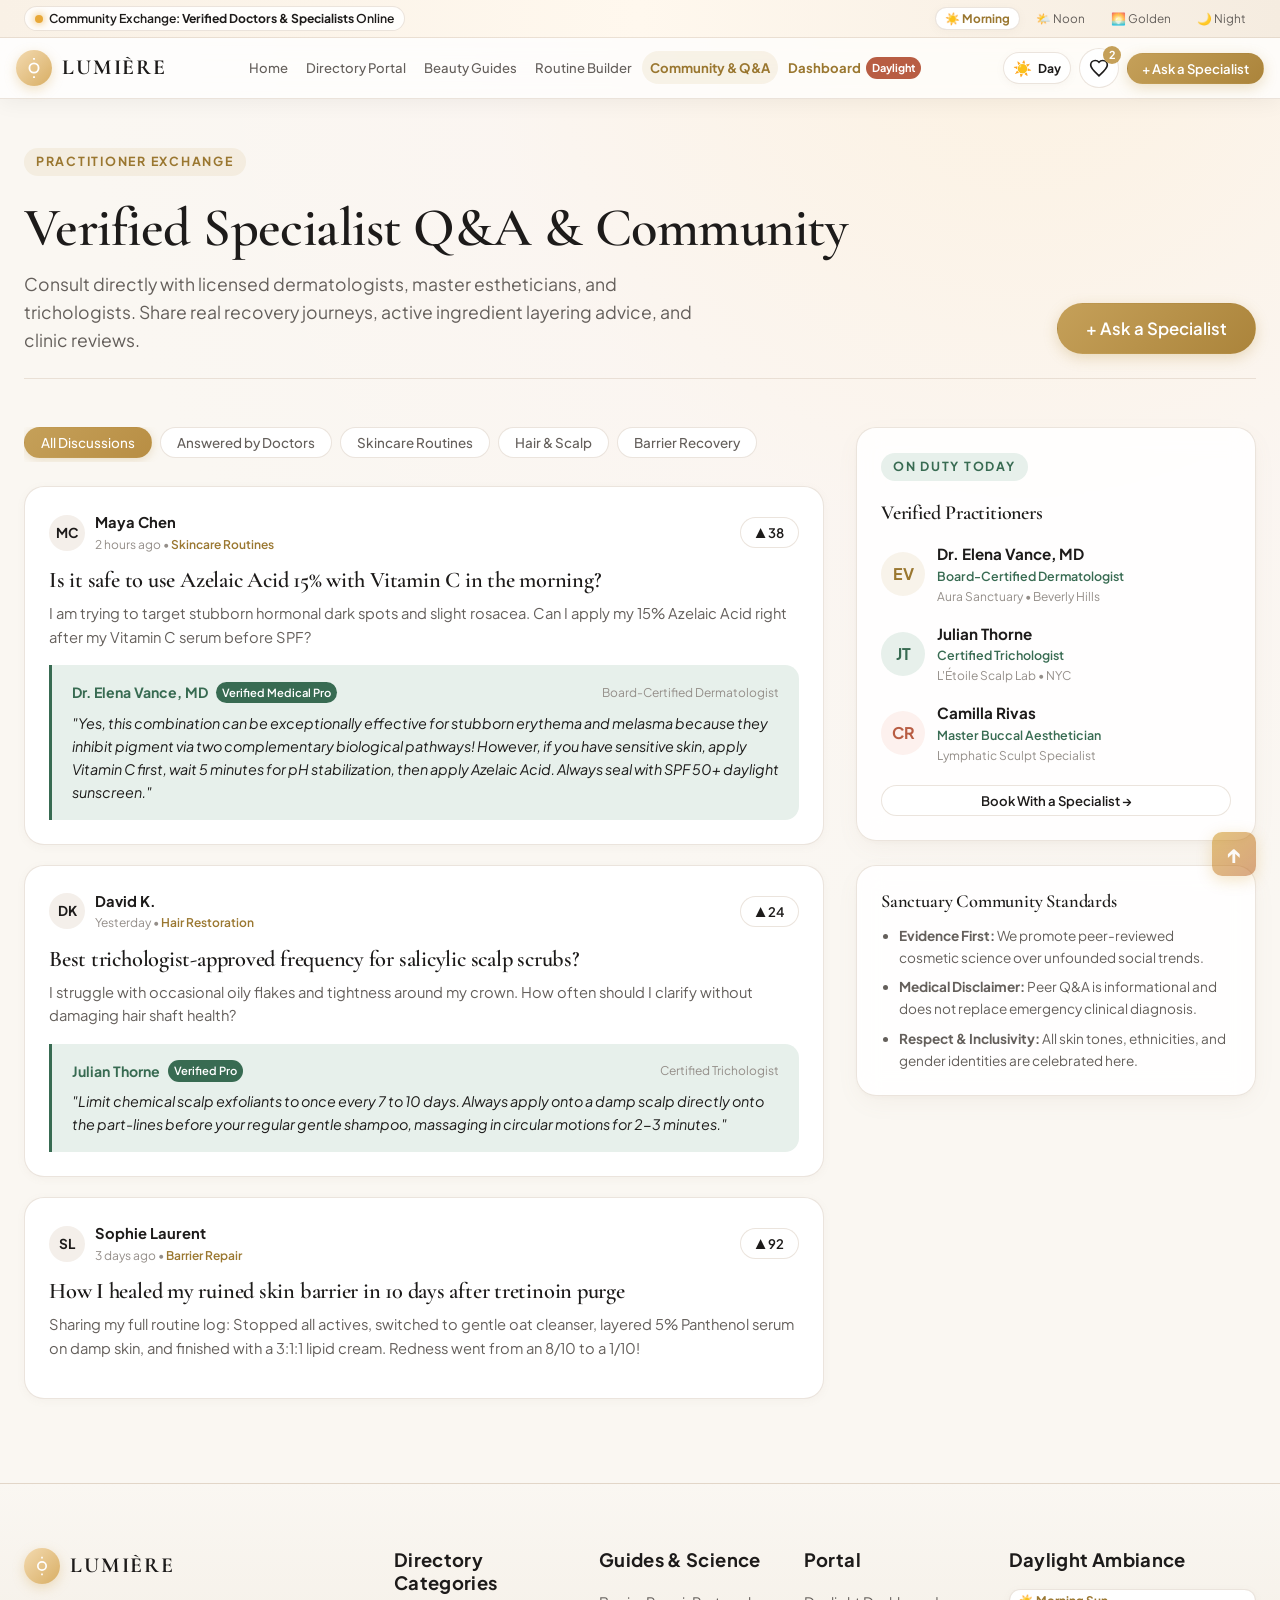
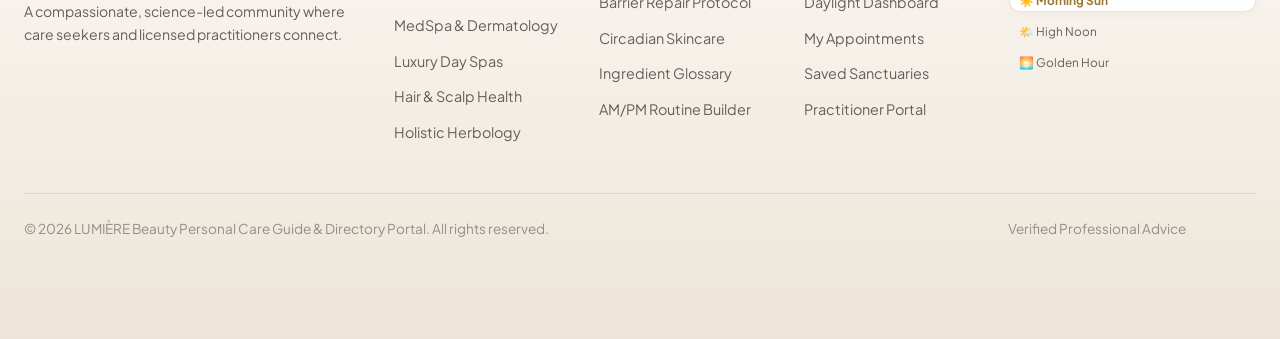
<file: community.html>
<!DOCTYPE html>
<html lang="en" data-daylight="morning-sun">
<head>
  <meta charset="UTF-8">
  <meta name="viewport" content="width=device-width, initial-scale=1.0">
  <title>Community & Specialist Q&A | Verified Dermatologist Advice - LUMIÈRE</title>
  <meta name="description" content="Engage with board-certified dermatologists, licensed estheticians, and trichologists. Ask clinical skincare questions and read real client routine transformations.">
  <link rel="icon" type="image/svg+xml" href="assets/images/favicon.svg">
  <link rel="stylesheet" href="css/style.css">
</head>
<body data-page="community">

  <!-- Sticky Header Container (Viewport Sticky) -->
  <div class="sticky-header-wrapper">
  <!-- Daylight Top Ambience Bar (Strict Straight Line) -->
  <div class="top-daylight-bar">
    <div class="daylight-info-group">
      <div class="daylight-status-pill">
        <span class="sun-dot"></span>
        <span>Community Exchange: <strong>Verified Doctors & Specialists</strong> Online</span>
      </div>
    </div>
    <div class="daylight-mode-switcher">
      <button class="theme-btn active" data-mode="morning-sun" title="Morning Sun Glow">☀️ Morning</button>
      <button class="theme-btn" data-mode="high-noon" title="High Noon Clarity">🌤️ Noon</button>
      <button class="theme-btn" data-mode="golden-hour" title="Golden Hour Warmth">🌅 Golden</button>
      <button class="theme-btn" data-mode="night" title="Night Cellular Recovery Mode">🌙 Night</button>
    </div>
  </div>

  <!-- Header -->
  <header class="site-header">
    <div class="header-inner">
      <a href="index.html" class="brand-logo">
        <div class="brand-icon">
          <svg width="22" height="22" viewBox="0 0 24 24" fill="none" stroke="currentColor" stroke-width="2">
            <circle cx="12" cy="12" r="5"/>
            <line x1="12" y1="1" x2="12" y2="3"/>
            <line x1="12" y1="21" x2="12" y2="23"/>
          </svg>
        </div>
        <div class="brand-text">
          <span class="title">LUMIÈRE</span>
          <span class="tagline">BEAUTY & PERSONAL CARE</span>
        </div>
      </a>

      <nav class="main-nav" aria-label="Main Navigation">
        <a href="index.html" class="nav-link">Home</a>
        <a href="directory.html" class="nav-link">Directory Portal</a>
        <a href="guides.html" class="nav-link">Beauty Guides</a>
        <a href="routine-builder.html" class="nav-link">Routine Builder</a>
        <a href="community.html" class="nav-link active">Community & Q&A</a>
        <a href="dashboard.html" class="nav-link" style="color: var(--gold-dark); font-weight: 700;">
          Dashboard
          <span class="nav-badge">Daylight</span>
        </a>
      </nav>

      <div class="header-actions">
        <button class="day-night-toggle-btn" id="header-day-night-btn" aria-label="Toggle Day / Night Mode">
          <span class="toggle-icon">☀️</span>
          <span>Day</span>
        </button>
        <a href="dashboard.html" class="btn-icon" title="Saved Sanctuaries">
          <svg width="20" height="20" fill="none" stroke="currentColor" stroke-width="2" viewBox="0 0 24 24">
            <path d="M12 21.35l-1.45-1.32C5.4 15.36 2 12.28 2 8.5 2 5.42 4.42 3 7.5 3c1.74 0 3.41.81 4.5 2.09C13.09 3.81 14.76 3 16.5 3 19.58 3 22 5.42 22 8.5c0 3.78-3.4 6.86-8.55 11.54L12 21.35z"/>
          </svg>
          <span class="count-pill bookmark-count-badge">2</span>
        </a>
        <button class="btn btn-primary btn-sm" onclick="openModal('ask-specialist-modal')">+ Ask a Specialist</button>
        <button class="mobile-menu-btn" id="mobile-menu-btn" aria-label="Open Navigation Menu">☰</button>
      </div>
    </div>

    <!-- Mobile Navigation Drawer -->
    <div class="mobile-nav-drawer" id="mobile-nav-drawer">
      <div class="mobile-nav-links">
        <a href="index.html" class="mobile-nav-link">Home</a>
        <a href="directory.html" class="mobile-nav-link">Directory Portal</a>
        <a href="guides.html" class="mobile-nav-link">Beauty Guides</a>
        <a href="routine-builder.html" class="mobile-nav-link">Routine Builder</a>
        <a href="community.html" class="mobile-nav-link active">Community & Q&A</a>
        <a href="dashboard.html" class="mobile-nav-link" style="color: var(--gold-dark); font-weight: 700;">Daylight Dashboard</a>
      </div>
      <div class="mobile-drawer-actions">
        <div class="mobile-drawer-tools-row">
          <button class="day-night-toggle-btn" aria-label="Toggle Day / Night Mode">
            <span class="toggle-icon">☀️</span>
            <span>Day</span>
          </button>
          <a href="dashboard.html" class="mobile-saved-pill" title="Saved Sanctuaries">
            <svg width="18" height="18" fill="none" stroke="currentColor" stroke-width="2" viewBox="0 0 24 24">
              <path d="M12 21.35l-1.45-1.32C5.4 15.36 2 12.28 2 8.5 2 5.42 4.42 3 7.5 3c1.74 0 3.41.81 4.5 2.09C13.09 3.81 14.76 3 16.5 3 19.58 3 22 5.42 22 8.5c0 3.78-3.4 6.86-8.55 11.54L12 21.35z"/>
            </svg>
            <span>Saved (<strong class="bookmark-count-badge">2</strong>)</span>
          </a>
        </div>
        <a href="routine-builder.html" class="btn btn-primary mobile-drawer-cta">Build Routine &rarr;</a>
      </div>
    </div>
  </header>
  </div>

  <!-- Page Header -->
  <section class="section-tight" style="padding-bottom: 24px;">
    <div class="container">
      <div style="display: flex; justify-content: space-between; align-items: flex-end; flex-wrap: wrap; gap: 20px; border-bottom: 1px solid var(--border-light); padding-bottom: 24px;">
        <div>
          <span class="section-tag">Practitioner Exchange</span>
          <h1 style="margin-top: 6px;">Verified Specialist Q&A & Community</h1>
          <p style="color: var(--text-muted); font-size: 1.1rem; max-width: 680px; margin-top: 8px;">
            Consult directly with licensed dermatologists, master estheticians, and trichologists. Share real recovery journeys, active ingredient layering advice, and clinic reviews.
          </p>
        </div>

        <button class="btn btn-primary btn-lg" onclick="openModal('ask-specialist-modal')">
          + Ask a Specialist
        </button>
      </div>
    </div>
  </section>

  <!-- Community Layout: Feed + Sidebar -->
  <section style="padding: 24px 0 64px 0;">
    <div class="container">
      <div class="community-layout">
        
        <!-- Main Feed -->
        <div>
          <div style="display: flex; gap: 8px; margin-bottom: 24px; overflow-x: auto; padding-bottom: 4px;">
            <button class="category-pill active">All Discussions</button>
            <button class="category-pill">Answered by Doctors</button>
            <button class="category-pill">Skincare Routines</button>
            <button class="category-pill">Hair & Scalp</button>
            <button class="category-pill">Barrier Recovery</button>
          </div>

          <div id="community-threads-list">
            <!-- Rendered by js/app.js -->
          </div>
        </div>

        <!-- Sidebar: Specialists On Duty & Guidelines -->
        <div>
          <!-- Featured Specialists On Duty Card -->
          <div class="card" style="padding: 24px; margin-bottom: 24px;">
            <span class="section-tag" style="background: var(--sage-light); color: var(--sage-primary);">On Duty Today</span>
            <h3 style="font-size: 1.25rem; margin: 8px 0 16px 0;">Verified Practitioners</h3>
            
            <div style="display: flex; flex-direction: column; gap: 16px;">
              <div style="display: flex; align-items: center; gap: 12px;">
                <div style="width: 44px; height: 44px; border-radius: 50%; background: var(--gold-soft); color: var(--gold-dark); display: flex; align-items: center; justify-content: center; font-weight: 700;">
                  EV
                </div>
                <div>
                  <div style="font-weight: 700; font-size: 0.95rem;">Dr. Elena Vance, MD</div>
                  <div style="font-size: 0.78rem; color: var(--sage-primary); font-weight: 600;">Board-Certified Dermatologist</div>
                  <div style="font-size: 0.75rem; color: var(--text-subtle);">Aura Sanctuary &bull; Beverly Hills</div>
                </div>
              </div>

              <div style="display: flex; align-items: center; gap: 12px;">
                <div style="width: 44px; height: 44px; border-radius: 50%; background: var(--sage-light); color: var(--sage-primary); display: flex; align-items: center; justify-content: center; font-weight: 700;">
                  JT
                </div>
                <div>
                  <div style="font-weight: 700; font-size: 0.95rem;">Julian Thorne</div>
                  <div style="font-size: 0.78rem; color: var(--sage-primary); font-weight: 600;">Certified Trichologist</div>
                  <div style="font-size: 0.75rem; color: var(--text-subtle);">L'Étoile Scalp Lab &bull; NYC</div>
                </div>
              </div>

              <div style="display: flex; align-items: center; gap: 12px;">
                <div style="width: 44px; height: 44px; border-radius: 50%; background: var(--rose-soft); color: var(--terracotta); display: flex; align-items: center; justify-content: center; font-weight: 700;">
                  CR
                </div>
                <div>
                  <div style="font-weight: 700; font-size: 0.95rem;">Camilla Rivas</div>
                  <div style="font-size: 0.78rem; color: var(--sage-primary); font-weight: 600;">Master Buccal Aesthetician</div>
                  <div style="font-size: 0.75rem; color: var(--text-subtle);">Lymphatic Sculpt Specialist</div>
                </div>
              </div>
            </div>

            <button class="btn btn-secondary btn-sm" style="width: 100%; margin-top: 20px;" onclick="window.location.href='directory.html'">
              Book With a Specialist &rarr;
            </button>
          </div>

          <!-- Community Guidelines Card -->
          <div class="card" style="padding: 24px;">
            <h4 style="font-size: 1.15rem; margin-bottom: 12px;">Sanctuary Community Standards</h4>
            <ul style="font-size: 0.85rem; color: var(--text-muted); padding-left: 18px; line-height: 1.6;">
              <li style="margin-bottom: 8px;"><strong>Evidence First:</strong> We promote peer-reviewed cosmetic science over unfounded social trends.</li>
              <li style="margin-bottom: 8px;"><strong>Medical Disclaimer:</strong> Peer Q&A is informational and does not replace emergency clinical diagnosis.</li>
              <li><strong>Respect & Inclusivity:</strong> All skin tones, ethnicities, and gender identities are celebrated here.</li>
            </ul>
          </div>
        </div>

      </div>
    </div>
  </section>

  <!-- Universal Footer -->
  <footer class="site-footer">
    <div class="container">
      <div class="footer-grid">
        <div class="footer-col">
          <div class="brand-logo" style="margin-bottom: 16px;">
            <div class="brand-icon">
              <svg width="20" height="20" viewBox="0 0 24 24" fill="none" stroke="currentColor" stroke-width="2">
                <circle cx="12" cy="12" r="5"/>
                <line x1="12" y1="1" x2="12" y2="3"/>
                <line x1="12" y1="21" x2="12" y2="23"/>
              </svg>
            </div>
            <div class="brand-text">
              <span class="title">LUMIÈRE</span>
              <span class="tagline">BEAUTY & PERSONAL CARE</span>
            </div>
          </div>
          <p style="font-size: 0.88rem; color: var(--text-muted); line-height: 1.6;">
            A compassionate, science-led community where care seekers and licensed practitioners connect.
          </p>
        </div>

        <div class="footer-col">
          <h4>Directory Categories</h4>
          <ul class="footer-links">
            <li><a href="directory.html?category=MedSpa+%26+Dermatology">MedSpa & Dermatology</a></li>
            <li><a href="directory.html?category=Luxury+Day+Spa">Luxury Day Spas</a></li>
            <li><a href="directory.html?category=Hair+%26+Scalp">Hair & Scalp Health</a></li>
            <li><a href="directory.html?category=Holistic+Skincare">Holistic Herbology</a></li>
          </ul>
        </div>

        <div class="footer-col">
          <h4>Guides & Science</h4>
          <ul class="footer-links">
            <li><a href="guides.html">Barrier Repair Protocol</a></li>
            <li><a href="guides.html">Circadian Skincare</a></li>
            <li><a href="guides.html">Ingredient Glossary</a></li>
            <li><a href="routine-builder.html">AM/PM Routine Builder</a></li>
          </ul>
        </div>

        <div class="footer-col">
          <h4>Portal</h4>
          <ul class="footer-links">
            <li><a href="dashboard.html">Daylight Dashboard</a></li>
            <li><a href="dashboard.html">My Appointments</a></li>
            <li><a href="dashboard.html">Saved Sanctuaries</a></li>
            <li><a href="dashboard.html#provider">Practitioner Portal</a></li>
          </ul>
        </div>

        <div class="footer-col">
          <h4>Daylight Ambiance</h4>
          <div style="display: flex; flex-direction: column; gap: 8px;">
            <button class="theme-btn" data-mode="morning-sun" style="width: 100%; justify-content: flex-start;">☀️ Morning Sun</button>
            <button class="theme-btn" data-mode="high-noon" style="width: 100%; justify-content: flex-start;">🌤️ High Noon</button>
            <button class="theme-btn" data-mode="golden-hour" style="width: 100%; justify-content: flex-start;">🌅 Golden Hour</button>
          </div>
        </div>
      </div>

      <div class="footer-bottom">
        <div>&copy; 2026 LUMIÈRE Beauty Personal Care Guide & Directory Portal. All rights reserved.</div>
        <div>Verified Professional Advice</div>
      </div>
    </div>
  </footer>

  <!-- Ask a Specialist Modal -->
  <div class="modal-overlay" id="ask-specialist-modal">
    <div class="modal-sheet">
      <div class="modal-header">
        <div>
          <span style="font-size: 0.78rem; font-weight: 700; color: var(--gold-dark); text-transform: uppercase;">Clinical Consultation</span>
          <h3 style="font-size: 1.6rem; margin-top: 2px;">Submit Question to Verified Specialists</h3>
        </div>
        <button class="modal-close-btn">&times;</button>
      </div>
      <div class="modal-body">
        <form id="ask-specialist-form">
          <div class="form-group">
            <label for="q-topic">Topic & Category</label>
            <select id="q-topic" required>
              <option value="Skincare Science">Skincare Science & Barrier Repair</option>
              <option value="Hair & Scalp">Hair & Scalp Trichology</option>
              <option value="Active Ingredients">Active Ingredient Incompatibilities</option>
              <option value="Clinic Treatments">In-Clinic Aesthetic Treatments</option>
              <option value="Sensitive Skin">Eczema & Rosacea Calming</option>
            </select>
          </div>

          <div class="form-group">
            <label for="q-title">Question Summary</label>
            <input type="text" id="q-title" placeholder="e.g. Can I use 15% Azelaic Acid with Vitamin C?" required>
          </div>

          <div class="form-group">
            <label for="q-body">Detailed Context (Current skin type, products used, symptoms)</label>
            <textarea id="q-body" rows="4" placeholder="Describe your skin condition and what you have tried so far..." required></textarea>
          </div>

          <div style="display: flex; justify-content: flex-end; gap: 12px; margin-top: 24px;">
            <button type="button" class="btn btn-secondary" onclick="closeModal('ask-specialist-modal')">Cancel</button>
            <button type="submit" class="btn btn-primary">Post Question to Board</button>
          </div>
        </form>
      </div>
    </div>
  </div>

  <div id="toast-container" class="toast-container"></div>

  <!-- Floating Back to Top Button -->
  <button class="floating-back-to-top" id="floating-back-to-top" title="Back to top">↑</button>

  <!-- Scripts -->
  <script src="js/data.js"></script>
  <script src="js/app.js"></script>
</body>
</html>
</file>
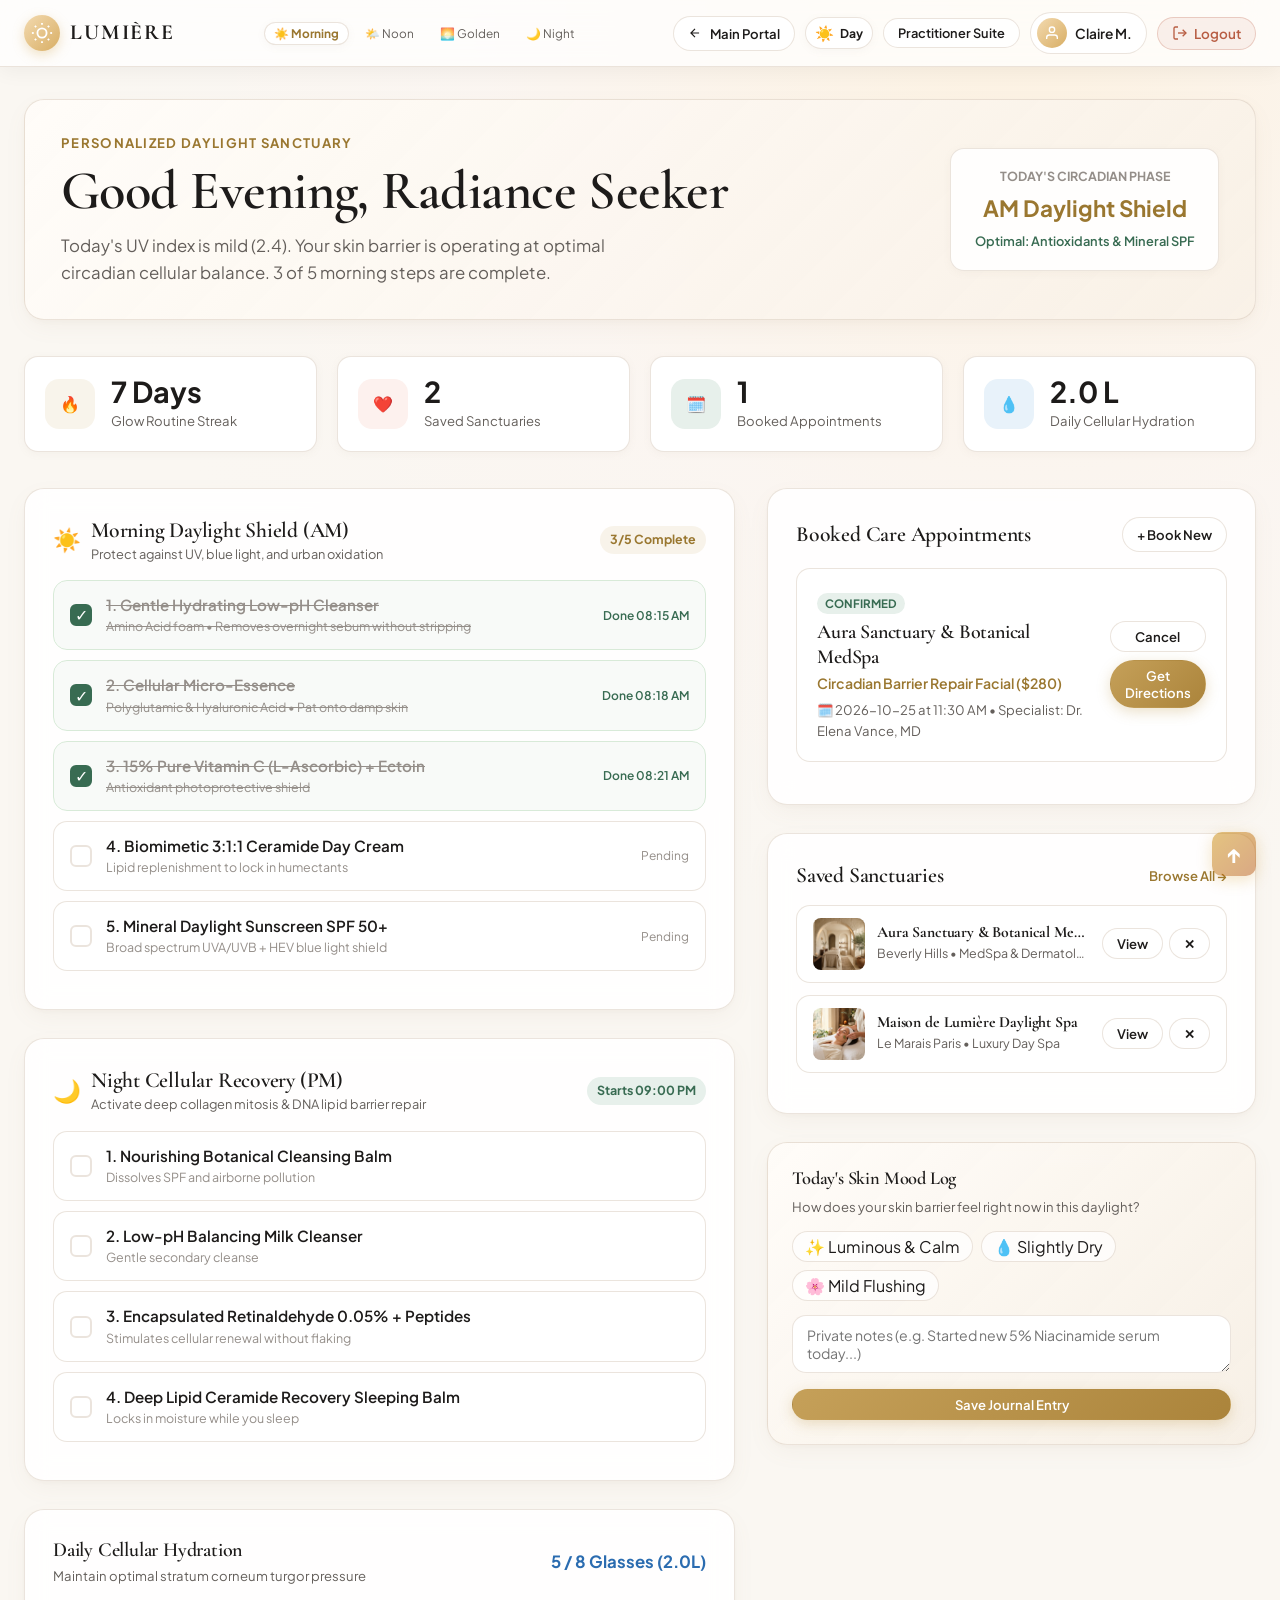
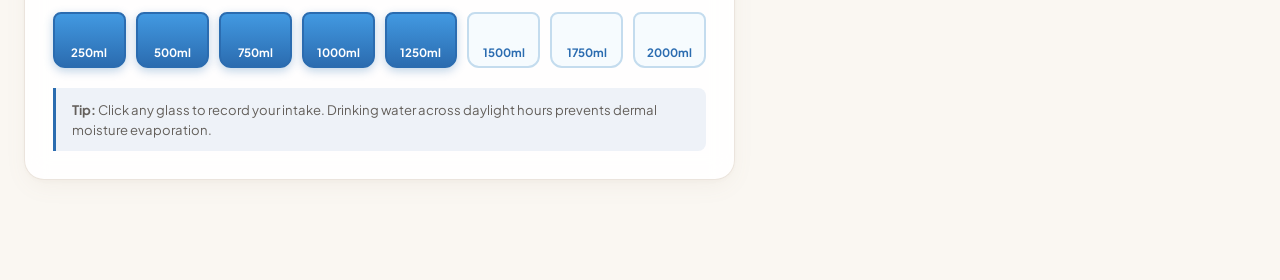
<file: dashboard.html>
<!DOCTYPE html>
<html lang="en" data-daylight="morning-sun">
<head>
  <meta charset="UTF-8">
  <meta name="viewport" content="width=device-width, initial-scale=1.0">
  <title>Daylight Sanctuary Dashboard | Care Tracker & Bookings - LUMIÈRE</title>
  <meta name="description" content="Manage your circadian beauty streak, track daily AM & PM active steps, view booked salon appointments, and manage saved beauty sanctuaries.">
  <link rel="icon" type="image/svg+xml" href="assets/images/favicon.svg">
  <link rel="stylesheet" href="css/style.css">
</head>
<body data-page="dashboard">



  <!-- Dedicated Dashboard Top Navigation Bar with Profile and Logout Icons -->
  <header class="dashboard-header">
    <div class="dashboard-header-inner">
      <a href="index.html" class="brand-logo" id="dash-brand-logo">
        <div class="brand-icon">
          <svg width="22" height="22" viewBox="0 0 24 24" fill="none" stroke="currentColor" stroke-width="2">
            <circle cx="12" cy="12" r="5"/>
            <line x1="12" y1="1" x2="12" y2="3"/>
            <line x1="12" y1="21" x2="12" y2="23"/>
            <line x1="4.22" y1="4.22" x2="5.64" y2="5.64"/>
            <line x1="18.36" y1="18.36" x2="19.78" y2="19.78"/>
            <line x1="1" y1="12" x2="3" y2="12"/>
            <line x1="21" y1="12" x2="23" y2="12"/>
            <line x1="4.22" y1="19.78" x2="5.64" y2="18.36"/>
            <line x1="18.36" y1="5.64" x2="19.78" y2="4.22"/>
          </svg>
        </div>
        <div class="brand-text">
          <span class="title">LUMIÈRE</span>
          <span class="tagline">SANCTUARY DASHBOARD</span>
        </div>
      </a>

      <!-- Daylight Ambience Quick Switcher -->
      <div class="daylight-mode-switcher" style="display: flex;">
        <button class="theme-btn active" data-mode="morning-sun" title="Morning Sun Glow">☀️ Morning</button>
        <button class="theme-btn" data-mode="high-noon" title="High Noon Clarity">🌤️ Noon</button>
        <button class="theme-btn" data-mode="golden-hour" title="Golden Hour Warmth">🌅 Golden</button>
        <button class="theme-btn" data-mode="night" title="Night Recovery Mode">🌙 Night</button>
      </div>

      <div class="dashboard-header-actions">
        <a href="index.html" class="btn btn-secondary btn-sm" title="Back to Portal Home">
          <svg width="14" height="14" fill="none" stroke="currentColor" stroke-width="2" viewBox="0 0 24 24">
            <path d="M19 12H5M12 19l-7-7 7-7"/>
          </svg>
          <span>Main Portal</span>
        </a>

        <button class="day-night-toggle-btn" id="header-day-night-btn" aria-label="Toggle Day / Night Mode">
          <span class="toggle-icon">☀️</span>
          <span class="toggle-text">Day</span>
        </button>

        <button id="switch-portal-mode-btn" class="btn btn-secondary btn-sm" style="font-size: 0.8rem;">
          Practitioner Suite
        </button>

        <!-- Profile Icon & Button -->
        <button class="dash-user-profile-btn" id="dash-profile-btn" title="View Profile">
          <div class="dash-avatar-circle">
            <svg width="16" height="16" fill="none" stroke="currentColor" stroke-width="2" viewBox="0 0 24 24">
              <path d="M20 21v-2a4 4 0 0 0-4-4H8a4 4 0 0 0-4 4v2"/>
              <circle cx="12" cy="7" r="4"/>
            </svg>
          </div>
          <span class="dash-user-name">Claire M.</span>
        </button>

        <!-- Logout Icon & Button -->
        <button class="dash-logout-btn" id="dash-logout-btn" title="Log Out">
          <svg width="16" height="16" fill="none" stroke="currentColor" stroke-width="2" viewBox="0 0 24 24">
            <path d="M9 21H5a2 2 0 0 1-2-2V5a2 2 0 0 1 2-2h4"/>
            <polyline points="16 17 21 12 16 7"/>
            <line x1="21" y1="12" x2="9" y2="12"/>
          </svg>
          <span>Logout</span>
        </button>
      </div>
    </div>
  </header>

  <!-- Dashboard Main Container -->
  <main class="section-tight" style="padding-top: 32px; padding-bottom: 72px;">
    <div class="container">
      
      <!-- Daylight Greeting Hero -->
      <div class="dashboard-hero">
        <div>
          <div style="font-size: 0.82rem; font-weight: 700; color: var(--gold-dark); text-transform: uppercase; letter-spacing: 0.1em; margin-bottom: 4px;">
            Personalized Daylight Sanctuary
          </div>
          <h1 id="dashboard-greeting-text" style="margin-bottom: 8px;">
            Good Morning, Radiance Seeker
          </h1>
          <p style="color: var(--text-muted); font-size: 1.05rem; max-width: 600px;">
            Today's UV index is mild (2.4). Your skin barrier is operating at optimal circadian cellular balance. 3 of 5 morning steps are complete.
          </p>
        </div>

        <div style="background: rgba(255, 255, 255, 0.9); border: 1px solid var(--border-light); border-radius: var(--radius-md); padding: 18px 24px; text-align: center; box-shadow: var(--shadow-sm);">
          <div style="font-size: 0.78rem; text-transform: uppercase; font-weight: 700; color: var(--text-subtle);">Today's Circadian Phase</div>
          <div style="font-size: 1.4rem; font-weight: 700; color: var(--gold-dark); margin: 4px 0;">AM Daylight Shield</div>
          <div style="font-size: 0.8rem; color: var(--sage-primary); font-weight: 600;">Optimal: Antioxidants & Mineral SPF</div>
        </div>
      </div>

      <!-- Quick Metrics Row -->
      <div class="dashboard-stats-grid">
        <div class="stat-metric-card">
          <div class="stat-icon gold">🔥</div>
          <div>
            <div class="stat-number" id="dash-streak-count">7 Days</div>
            <div class="stat-label">Glow Routine Streak</div>
          </div>
        </div>

        <div class="stat-metric-card">
          <div class="stat-icon rose">❤️</div>
          <div>
            <div class="stat-number" id="dash-bookmarks-count">2</div>
            <div class="stat-label">Saved Sanctuaries</div>
          </div>
        </div>

        <div class="stat-metric-card">
          <div class="stat-icon sage">🗓️</div>
          <div>
            <div class="stat-number" id="dash-appointments-count">1</div>
            <div class="stat-label">Booked Appointments</div>
          </div>
        </div>

        <div class="stat-metric-card">
          <div class="stat-icon blue">💧</div>
          <div>
            <div class="stat-number" id="dash-water-metric">2.0 L</div>
            <div class="stat-label">Daily Cellular Hydration</div>
          </div>
        </div>
      </div>

      <!-- ===================================================================
           VIEW A: CLIENT SANCTUARY DASHBOARD (Default)
           =================================================================== -->
      <div id="client-dashboard-view">
        <div class="dashboard-main-grid">
          
          <!-- Column 1: Daily Skincare Checklist & Hydration -->
          <div>
            
            <!-- AM Checklist Card -->
            <div class="card" style="padding: 28px; margin-bottom: 28px;">
              <div style="display: flex; justify-content: space-between; align-items: center; margin-bottom: 16px;">
                <div style="display: flex; align-items: center; gap: 10px;">
                  <span style="font-size: 1.4rem;">☀️</span>
                  <div>
                    <h3 style="font-size: 1.35rem;">Morning Daylight Shield (AM)</h3>
                    <div style="font-size: 0.8rem; color: var(--text-muted);">Protect against UV, blue light, and urban oxidation</div>
                  </div>
                </div>
                <span style="font-size: 0.78rem; font-weight: 700; background: var(--gold-soft); color: var(--gold-dark); padding: 4px 10px; border-radius: var(--radius-full);">3/5 Complete</span>
              </div>

              <div id="dash-am-checklist">
                <div class="checklist-item checked" data-step="step-1">
                  <div class="checklist-checkbox">✓</div>
                  <div class="checklist-text" style="flex: 1;">
                    <div style="font-weight: 600; font-size: 0.95rem;">1. Gentle Hydrating Low-pH Cleanser</div>
                    <div style="font-size: 0.78rem; color: var(--text-subtle);">Amino Acid foam &bull; Removes overnight sebum without stripping</div>
                  </div>
                  <span style="font-size: 0.75rem; color: var(--sage-primary); font-weight: 600;">Done 08:15 AM</span>
                </div>

                <div class="checklist-item checked" data-step="step-2">
                  <div class="checklist-checkbox">✓</div>
                  <div class="checklist-text" style="flex: 1;">
                    <div style="font-weight: 600; font-size: 0.95rem;">2. Cellular Micro-Essence</div>
                    <div style="font-size: 0.78rem; color: var(--text-subtle);">Polyglutamic & Hyaluronic Acid &bull; Pat onto damp skin</div>
                  </div>
                  <span style="font-size: 0.75rem; color: var(--sage-primary); font-weight: 600;">Done 08:18 AM</span>
                </div>

                <div class="checklist-item checked" data-step="step-3">
                  <div class="checklist-checkbox">✓</div>
                  <div class="checklist-text" style="flex: 1;">
                    <div style="font-weight: 600; font-size: 0.95rem;">3. 15% Pure Vitamin C (L-Ascorbic) + Ectoin</div>
                    <div style="font-size: 0.78rem; color: var(--text-subtle);">Antioxidant photoprotective shield</div>
                  </div>
                  <span style="font-size: 0.75rem; color: var(--sage-primary); font-weight: 600;">Done 08:21 AM</span>
                </div>

                <div class="checklist-item" data-step="step-4">
                  <div class="checklist-checkbox"></div>
                  <div class="checklist-text" style="flex: 1;">
                    <div style="font-weight: 600; font-size: 0.95rem;">4. Biomimetic 3:1:1 Ceramide Day Cream</div>
                    <div style="font-size: 0.78rem; color: var(--text-subtle);">Lipid replenishment to lock in humectants</div>
                  </div>
                  <span style="font-size: 0.75rem; color: var(--text-subtle);">Pending</span>
                </div>

                <div class="checklist-item" data-step="step-5">
                  <div class="checklist-checkbox"></div>
                  <div class="checklist-text" style="flex: 1;">
                    <div style="font-weight: 600; font-size: 0.95rem;">5. Mineral Daylight Sunscreen SPF 50+</div>
                    <div style="font-size: 0.78rem; color: var(--text-subtle);">Broad spectrum UVA/UVB + HEV blue light shield</div>
                  </div>
                  <span style="font-size: 0.75rem; color: var(--text-subtle);">Pending</span>
                </div>
              </div>
            </div>

            <!-- PM Checklist Card -->
            <div class="card" style="padding: 28px; margin-bottom: 28px;">
              <div style="display: flex; justify-content: space-between; align-items: center; margin-bottom: 16px;">
                <div style="display: flex; align-items: center; gap: 10px;">
                  <span style="font-size: 1.4rem;">🌙</span>
                  <div>
                    <h3 style="font-size: 1.35rem;">Night Cellular Recovery (PM)</h3>
                    <div style="font-size: 0.8rem; color: var(--text-muted);">Activate deep collagen mitosis & DNA lipid barrier repair</div>
                  </div>
                </div>
                <span style="font-size: 0.78rem; font-weight: 700; background: var(--sage-light); color: var(--sage-primary); padding: 4px 10px; border-radius: var(--radius-full);">Starts 09:00 PM</span>
              </div>

              <div id="dash-pm-checklist">
                <div class="checklist-item" data-step="step-1">
                  <div class="checklist-checkbox"></div>
                  <div class="checklist-text" style="flex: 1;">
                    <div style="font-weight: 600; font-size: 0.95rem;">1. Nourishing Botanical Cleansing Balm</div>
                    <div style="font-size: 0.78rem; color: var(--text-subtle);">Dissolves SPF and airborne pollution</div>
                  </div>
                </div>

                <div class="checklist-item" data-step="step-2">
                  <div class="checklist-checkbox"></div>
                  <div class="checklist-text" style="flex: 1;">
                    <div style="font-weight: 600; font-size: 0.95rem;">2. Low-pH Balancing Milk Cleanser</div>
                    <div style="font-size: 0.78rem; color: var(--text-subtle);">Gentle secondary cleanse</div>
                  </div>
                </div>

                <div class="checklist-item" data-step="step-3">
                  <div class="checklist-checkbox"></div>
                  <div class="checklist-text" style="flex: 1;">
                    <div style="font-weight: 600; font-size: 0.95rem;">3. Encapsulated Retinaldehyde 0.05% + Peptides</div>
                    <div style="font-size: 0.78rem; color: var(--text-subtle);">Stimulates cellular renewal without flaking</div>
                  </div>
                </div>

                <div class="checklist-item" data-step="step-4">
                  <div class="checklist-checkbox"></div>
                  <div class="checklist-text" style="flex: 1;">
                    <div style="font-weight: 600; font-size: 0.95rem;">4. Deep Lipid Ceramide Recovery Sleeping Balm</div>
                    <div style="font-size: 0.78rem; color: var(--text-subtle);">Locks in moisture while you sleep</div>
                  </div>
                </div>
              </div>
            </div>

            <!-- Hydration Tracker Card (Optimized Layout & Padding) -->
            <div class="card hydration-tracker-card">
              <div class="hydration-header-row">
                <div>
                  <h4 style="font-size: 1.25rem; margin-bottom: 2px;">Daily Cellular Hydration</h4>
                  <div style="font-size: 0.82rem; color: var(--text-muted);">Maintain optimal stratum corneum turgor pressure</div>
                </div>
                <div id="water-count-display" style="font-weight: 700; color: #2B6CB0; font-size: 1.05rem;">
                  5 / 8 Glasses (1,250 ml)
                </div>
              </div>

              <div class="water-cups-row" id="water-cups-container">
                <!-- Rendered dynamically by js/app.js -->
              </div>
              <div class="hydration-tip-box">
                <strong>Tip:</strong> Click any glass to record your intake. Drinking water across daylight hours prevents dermal moisture evaporation.
              </div>
            </div>

          </div>

          <!-- Column 2: Booked Appointments & Saved Sanctuaries -->
          <div>
            
            <!-- Booked Consultations Card -->
            <div class="card" style="padding: 28px; margin-bottom: 28px;">
              <div style="display: flex; justify-content: space-between; align-items: center; margin-bottom: 16px;">
                <h3 style="font-size: 1.35rem;">Booked Care Appointments</h3>
                <a href="directory.html" class="btn btn-secondary btn-sm">+ Book New</a>
              </div>
              <div id="dashboard-appointments-list">
                <!-- Rendered by js/app.js -->
              </div>
            </div>

            <!-- Saved Sanctuaries Card -->
            <div class="card" style="padding: 28px; margin-bottom: 28px;">
              <div style="display: flex; justify-content: space-between; align-items: center; margin-bottom: 16px;">
                <h3 style="font-size: 1.35rem;">Saved Sanctuaries</h3>
                <a href="directory.html" style="font-size: 0.82rem; color: var(--gold-dark); font-weight: 600;">Browse All &rarr;</a>
              </div>
              <div id="dashboard-bookmarks-list">
                <!-- Rendered by js/app.js -->
              </div>
            </div>

            <!-- Quick Skin Journal Entry (Night Mode Contrast Fix) -->
            <div class="card skin-mood-card">
              <h4 style="font-size: 1.15rem; margin-bottom: 6px;">Today's Skin Mood Log</h4>
              <p style="font-size: 0.82rem; color: var(--text-muted); margin-bottom: 14px;">How does your skin barrier feel right now in this daylight?</p>
              
              <div style="display: flex; gap: 8px; margin-bottom: 14px; flex-wrap: wrap;">
                <button class="quick-tag-pill" onclick="showToast('Skin logged: Radiant & Glowing! ✨', 'success')">✨ Luminous & Calm</button>
                <button class="quick-tag-pill" onclick="showToast('Skin logged: Slightly Dry. Drink another glass of water.', 'info')">💧 Slightly Dry</button>
                <button class="quick-tag-pill" onclick="showToast('Skin logged: Sensitive / Redness. Reapply Cica balm.', 'info')">🌸 Mild Flushing</button>
              </div>

              <textarea rows="2" placeholder="Private notes (e.g. Started new 5% Niacinamide serum today...)" style="width: 100%; padding: 10px 14px; border-radius: var(--radius-md); border: 1px solid var(--border-light); font-size: 0.88rem; outline: none;"></textarea>
              <button class="btn btn-primary btn-sm" style="margin-top: 10px; width: 100%;" onclick="showToast('Skin journal entry recorded for today', 'success')">Save Journal Entry</button>
            </div>

          </div>

        </div>
      </div>

      <!-- ===================================================================
           VIEW B: PRACTITIONER & CLINIC PORTAL (Hidden by default)
           =================================================================== -->
      <div id="provider-dashboard-view" style="display: none;">
        
        <!-- Provider Hero Banner -->
        <div style="background: linear-gradient(135deg, #2D5A43 0%, #1E3D2D 100%); color: white; border-radius: var(--radius-lg); padding: 36px; margin-bottom: 36px;">
          <span style="font-size: 0.78rem; text-transform: uppercase; letter-spacing: 0.12em; background: rgba(255, 255, 255, 0.2); padding: 4px 10px; border-radius: var(--radius-full); font-weight: 700;">
            Aesthetic Provider & Clinic Suite
          </span>
          <h2 style="font-size: 2.8rem; margin: 12px 0 8px 0; color: white;">Aura Sanctuary & Botanical MedSpa Portal</h2>
          <p style="opacity: 0.9; max-width: 640px; font-size: 1.05rem;">
            Manage your verified listing credentials, review client consultation inquiries, track profile impressions, and publish new treatment offerings.
          </p>
        </div>

        <!-- Provider Metrics -->
        <div class="dashboard-stats-grid">
          <div class="stat-metric-card">
            <div class="stat-icon gold">👁️</div>
            <div>
              <div class="stat-number">4,892</div>
              <div class="stat-label">Monthly Profile Views</div>
            </div>
          </div>

          <div class="stat-metric-card">
            <div class="stat-icon sage">📩</div>
            <div>
              <div class="stat-number">48</div>
              <div class="stat-label">Direct Client Inquiries</div>
            </div>
          </div>

          <div class="stat-metric-card">
            <div class="stat-icon rose">⭐</div>
            <div>
              <div class="stat-number">4.96</div>
              <div class="stat-label">Verified Client Rating</div>
            </div>
          </div>

          <div class="stat-metric-card">
            <div class="stat-icon blue">💼</div>
            <div>
              <div class="stat-number">100%</div>
              <div class="stat-label">Medical Board Verified</div>
            </div>
          </div>
        </div>

        <div class="dashboard-two-col">
          
          <!-- Publish New Listing / Service Form -->
          <div class="card" style="padding: 32px;">
            <h3 style="font-size: 1.5rem; margin-bottom: 8px;">Publish New Sanctuary or Treatment Branch</h3>
            <p style="color: var(--text-muted); font-size: 0.9rem; margin-bottom: 24px;">
              Submit your salon, dermatology practice, or wellness studio to be listed in the Lumière global directory.
            </p>

            <form id="new-clinic-listing-form">
              <div class="form-group">
                <label for="new-clinic-name">Sanctuary / Clinic Name</label>
                <input type="text" id="new-clinic-name" placeholder="e.g. Elysian Skin Lab & Trichology" required>
              </div>

              <div class="form-row-grid">
                <div class="form-group">
                  <label for="new-clinic-category">Primary Category</label>
                  <select id="new-clinic-category" required>
                    <option value="MedSpa & Dermatology">MedSpa & Dermatology</option>
                    <option value="Hair & Scalp">Hair & Scalp Lab</option>
                    <option value="Luxury Day Spa">Luxury Day Spa</option>
                    <option value="Holistic Skincare">Holistic Skincare</option>
                    <option value="Organic Nail Studio">Organic Nail Studio</option>
                  </select>
                </div>

                <div class="form-group">
                  <label for="new-clinic-city">City Location</label>
                  <select id="new-clinic-city" required>
                    <option value="Beverly Hills">Beverly Hills, CA</option>
                    <option value="Manhattan NYC">Manhattan NYC</option>
                    <option value="Le Marais Paris">Le Marais, Paris</option>
                    <option value="Mayfair London">Mayfair, London</option>
                    <option value="Gangnam Seoul">Gangnam, Seoul</option>
                  </select>
                </div>
              </div>

              <div class="form-row-grid">
                <div class="form-group">
                  <label for="new-clinic-price">Price Tier</label>
                  <select id="new-clinic-price" required>
                    <option value="$$">$$ (Accessible Luxe)</option>
                    <option value="$$$">$$$ (Premium Botanical)</option>
                    <option value="$$$$">$$$$ (Haute Medical Spa)</option>
                  </select>
                </div>

                <div class="form-group">
                  <label for="new-clinic-lic">Medical License ID / Aesthetic Cert</label>
                  <input type="text" id="new-clinic-lic" placeholder="MD-CAL-89210-26" required>
                </div>
              </div>

              <div class="form-group">
                <label for="new-clinic-desc">Sanctuary Philosophy & Signature Service</label>
                <textarea id="new-clinic-desc" rows="3" placeholder="Describe your circadian treatments, eco-friendly certifications, and client philosophy..." required></textarea>
              </div>

              <button type="submit" class="btn btn-sage btn-lg" style="width: 100%;">
                Publish Verified Sanctuary &rarr;
              </button>
            </form>
          </div>

          <!-- Pending Client Inquiries -->
          <div class="card" style="padding: 28px;">
            <h4 style="font-size: 1.25rem; margin-bottom: 16px;">Recent Client Booking Inquiries</h4>

            <div style="display: flex; flex-direction: column; gap: 14px;">
              <div style="padding: 14px; background: var(--bg-primary); border-radius: var(--radius-md); border: 1px solid var(--border-light);">
                <div style="display: flex; justify-content: space-between; align-items: center; margin-bottom: 4px;">
                  <span style="font-weight: 700; font-size: 0.95rem;">Eleanor Vance</span>
                  <span style="font-size: 0.72rem; color: var(--sage-primary); font-weight: 700;">Oct 26, 11:30 AM</span>
                </div>
                <div style="font-size: 0.82rem; color: var(--gold-dark); font-weight: 600;">Circadian Barrier Repair Facial ($280)</div>
                <p style="font-size: 0.78rem; color: var(--text-muted); margin-top: 4px;">"Recovering from tretinoin peeling. Requesting Dr. Elena Vance."</p>
                <div style="display: flex; gap: 8px; margin-top: 10px;">
                  <button class="btn btn-primary btn-sm" onclick="showToast('Inquiry confirmed & calendar invite sent to Eleanor', 'success')">Accept</button>
                  <button class="btn btn-secondary btn-sm" onclick="showToast('Inquiry rescheduled notification sent', 'info')">Reschedule</button>
                </div>
              </div>

              <div style="padding: 14px; background: var(--bg-primary); border-radius: var(--radius-md); border: 1px solid var(--border-light);">
                <div style="display: flex; justify-content: space-between; align-items: center; margin-bottom: 4px;">
                  <span style="font-weight: 700; font-size: 0.95rem;">Marcus Sterling</span>
                  <span style="font-size: 0.72rem; color: var(--gold-dark); font-weight: 700;">Oct 27, 02:00 PM</span>
                </div>
                <div style="font-size: 0.82rem; color: var(--gold-dark); font-weight: 600;">Lymphatic Sculpt & Buccal Massage ($240)</div>
                <p style="font-size: 0.78rem; color: var(--text-muted); margin-top: 4px;">"First time client, seeking morning facial de-puffing."</p>
                <div style="display: flex; gap: 8px; margin-top: 10px;">
                  <button class="btn btn-primary btn-sm" onclick="showToast('Inquiry confirmed for Marcus', 'success')">Accept</button>
                  <button class="btn btn-secondary btn-sm" onclick="showToast('Inquiry rescheduled notification sent', 'info')">Reschedule</button>
                </div>
              </div>
            </div>
          </div>

        </div>
      </div>

    </div>
  </main>



  <div id="toast-container" class="toast-container"></div>

  <!-- Floating Back to Top Button -->
  <button class="floating-back-to-top" id="floating-back-to-top" title="Back to top">↑</button>

  <!-- Scripts -->
  <script src="js/data.js"></script>
  <script src="js/app.js"></script>
</body>
</html>
</file>
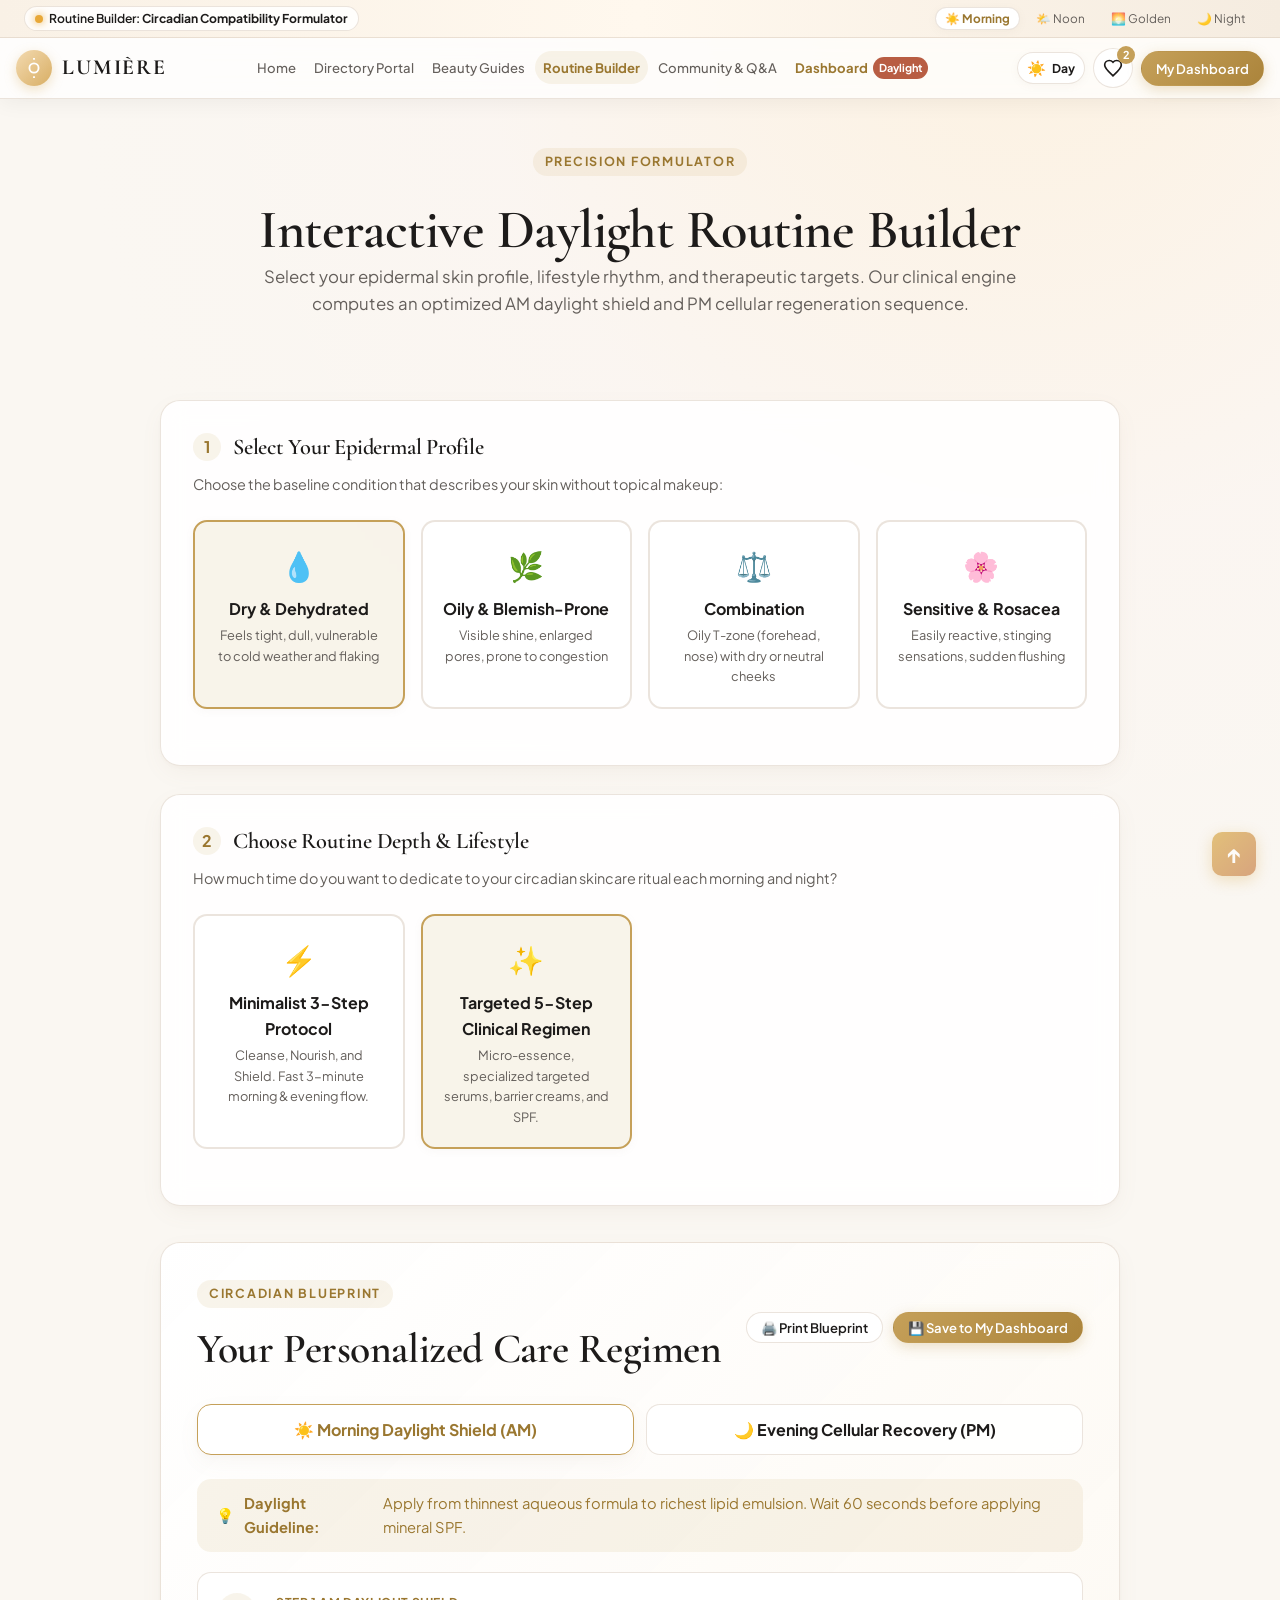
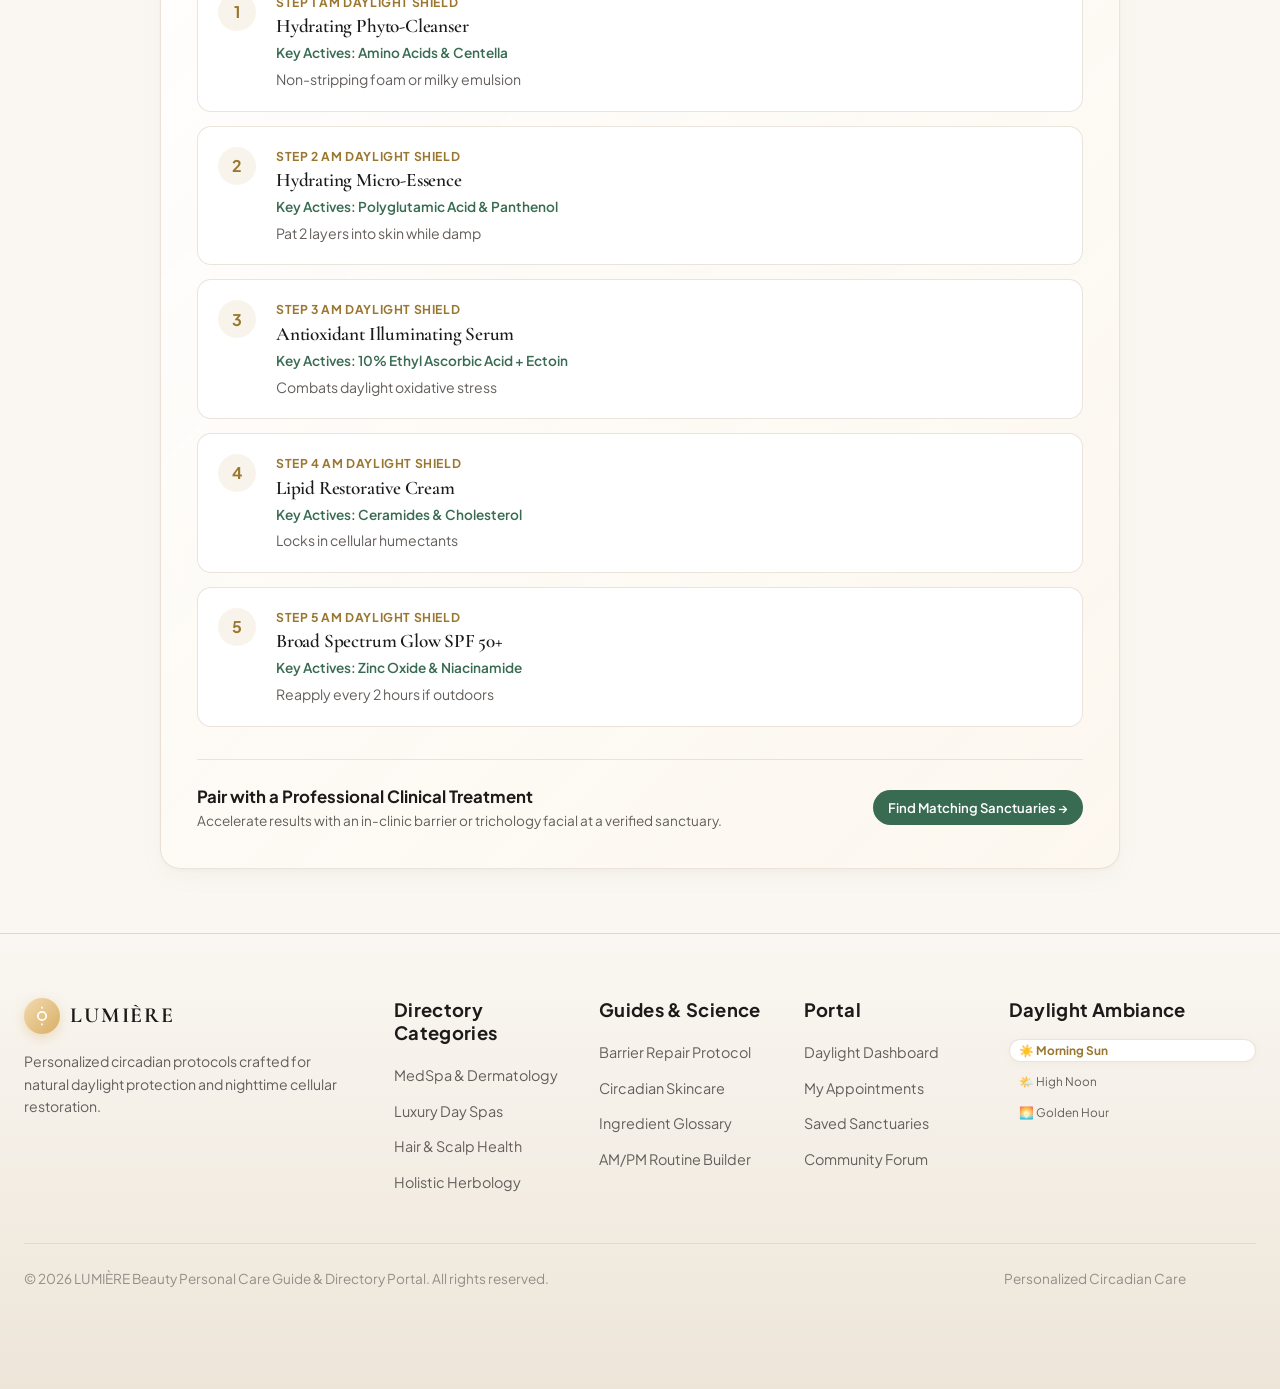
<file: routine-builder.html>
<!DOCTYPE html>
<html lang="en" data-daylight="morning-sun">
<head>
  <meta charset="UTF-8">
  <meta name="viewport" content="width=device-width, initial-scale=1.0">
  <title>Interactive Routine Builder | AM & PM Daylight Regimens - LUMIÈRE</title>
  <meta name="description" content="Build your customized morning daylight shield and evening cellular recovery skincare protocols with verified dermatological active pairings.">
  <link rel="icon" type="image/svg+xml" href="assets/images/favicon.svg">
  <link rel="stylesheet" href="css/style.css">
</head>
<body data-page="routine">

  <!-- Sticky Header Container (Viewport Sticky) -->
  <div class="sticky-header-wrapper">
  <!-- Daylight Top Ambience Bar (Strict Straight Line) -->
  <div class="top-daylight-bar">
    <div class="daylight-info-group">
      <div class="daylight-status-pill">
        <span class="sun-dot"></span>
        <span>Routine Builder: <strong>Circadian Compatibility Formulator</strong></span>
      </div>
    </div>
    <div class="daylight-mode-switcher">
      <button class="theme-btn active" data-mode="morning-sun" title="Morning Sun Glow">☀️ Morning</button>
      <button class="theme-btn" data-mode="high-noon" title="High Noon Clarity">🌤️ Noon</button>
      <button class="theme-btn" data-mode="golden-hour" title="Golden Hour Warmth">🌅 Golden</button>
      <button class="theme-btn" data-mode="night" title="Night Cellular Recovery Mode">🌙 Night</button>
    </div>
  </div>

  <!-- Header -->
  <header class="site-header">
    <div class="header-inner">
      <a href="index.html" class="brand-logo">
        <div class="brand-icon">
          <svg width="22" height="22" viewBox="0 0 24 24" fill="none" stroke="currentColor" stroke-width="2">
            <circle cx="12" cy="12" r="5"/>
            <line x1="12" y1="1" x2="12" y2="3"/>
            <line x1="12" y1="21" x2="12" y2="23"/>
          </svg>
        </div>
        <div class="brand-text">
          <span class="title">LUMIÈRE</span>
          <span class="tagline">BEAUTY & PERSONAL CARE</span>
        </div>
      </a>

      <nav class="main-nav" aria-label="Main Navigation">
        <a href="index.html" class="nav-link">Home</a>
        <a href="directory.html" class="nav-link">Directory Portal</a>
        <a href="guides.html" class="nav-link">Beauty Guides</a>
        <a href="routine-builder.html" class="nav-link active">Routine Builder</a>
        <a href="community.html" class="nav-link">Community & Q&A</a>
        <a href="dashboard.html" class="nav-link" style="color: var(--gold-dark); font-weight: 700;">
          Dashboard
          <span class="nav-badge">Daylight</span>
        </a>
      </nav>

      <div class="header-actions">
        <button class="day-night-toggle-btn" id="header-day-night-btn" aria-label="Toggle Day / Night Mode">
          <span class="toggle-icon">☀️</span>
          <span>Day</span>
        </button>
        <a href="dashboard.html" class="btn-icon" title="Saved Sanctuaries">
          <svg width="20" height="20" fill="none" stroke="currentColor" stroke-width="2" viewBox="0 0 24 24">
            <path d="M12 21.35l-1.45-1.32C5.4 15.36 2 12.28 2 8.5 2 5.42 4.42 3 7.5 3c1.74 0 3.41.81 4.5 2.09C13.09 3.81 14.76 3 16.5 3 19.58 3 22 5.42 22 8.5c0 3.78-3.4 6.86-8.55 11.54L12 21.35z"/>
          </svg>
          <span class="count-pill bookmark-count-badge">2</span>
        </a>
        <a href="dashboard.html" class="btn btn-primary btn-sm">My Dashboard</a>
        <button class="mobile-menu-btn" id="mobile-menu-btn" aria-label="Open Navigation Menu">☰</button>
      </div>
    </div>

    <!-- Mobile Navigation Drawer -->
    <div class="mobile-nav-drawer" id="mobile-nav-drawer">
      <div class="mobile-nav-links">
        <a href="index.html" class="mobile-nav-link">Home</a>
        <a href="directory.html" class="mobile-nav-link">Directory Portal</a>
        <a href="guides.html" class="mobile-nav-link">Beauty Guides</a>
        <a href="routine-builder.html" class="mobile-nav-link active">Routine Builder</a>
        <a href="community.html" class="mobile-nav-link">Community & Q&A</a>
        <a href="dashboard.html" class="mobile-nav-link" style="color: var(--gold-dark); font-weight: 700;">Daylight Dashboard</a>
      </div>
      <div class="mobile-drawer-actions">
        <div class="mobile-drawer-tools-row">
          <button class="day-night-toggle-btn" aria-label="Toggle Day / Night Mode">
            <span class="toggle-icon">☀️</span>
            <span>Day</span>
          </button>
          <a href="dashboard.html" class="mobile-saved-pill" title="Saved Sanctuaries">
            <svg width="18" height="18" fill="none" stroke="currentColor" stroke-width="2" viewBox="0 0 24 24">
              <path d="M12 21.35l-1.45-1.32C5.4 15.36 2 12.28 2 8.5 2 5.42 4.42 3 7.5 3c1.74 0 3.41.81 4.5 2.09C13.09 3.81 14.76 3 16.5 3 19.58 3 22 5.42 22 8.5c0 3.78-3.4 6.86-8.55 11.54L12 21.35z"/>
            </svg>
            <span>Saved (<strong class="bookmark-count-badge">2</strong>)</span>
          </a>
        </div>
        <a href="dashboard.html" class="btn btn-primary mobile-drawer-cta">View Daylight Dashboard &rarr;</a>
      </div>
    </div>
  </header>
  </div>

  <!-- Page Hero -->
  <section class="section-tight" style="padding-bottom: 24px;">
    <div class="container">
      <div class="section-header" style="max-width: 780px;">
        <span class="section-tag">Precision Formulator</span>
        <h1 style="margin-top: 8px;">Interactive Daylight Routine Builder</h1>
        <p class="section-desc">
          Select your epidermal skin profile, lifestyle rhythm, and therapeutic targets. Our clinical engine computes an optimized AM daylight shield and PM cellular regeneration sequence.
        </p>
      </div>
    </div>
  </section>

  <!-- Routine Builder Wizard & Output Section -->
  <section style="padding: 10px 0 64px 0;">
    <div class="container">
      <div class="builder-wizard-container">
        
        <!-- Step 1: Select Skin Type Profile -->
        <div class="card" style="padding: 32px; margin-bottom: 28px;">
          <div style="display: flex; align-items: center; gap: 12px; margin-bottom: 12px;">
            <span style="width: 28px; height: 28px; border-radius: 50%; background: var(--gold-soft); color: var(--gold-dark); display: flex; align-items: center; justify-content: center; font-weight: 700;">1</span>
            <h3 style="font-size: 1.4rem;">Select Your Epidermal Profile</h3>
          </div>
          <p style="font-size: 0.9rem; color: var(--text-muted); margin-bottom: 20px;">
            Choose the baseline condition that describes your skin without topical makeup:
          </p>

          <div class="option-cards-grid">
            <div class="option-card skin-type-option selected" data-value="dry">
              <div class="option-icon">💧</div>
              <div class="option-title">Dry & Dehydrated</div>
              <div class="option-desc">Feels tight, dull, vulnerable to cold weather and flaking</div>
            </div>

            <div class="option-card skin-type-option" data-value="oily">
              <div class="option-icon">🌿</div>
              <div class="option-title">Oily & Blemish-Prone</div>
              <div class="option-desc">Visible shine, enlarged pores, prone to congestion</div>
            </div>

            <div class="option-card skin-type-option" data-value="dry">
              <div class="option-icon">⚖️</div>
              <div class="option-title">Combination</div>
              <div class="option-desc">Oily T-zone (forehead, nose) with dry or neutral cheeks</div>
            </div>

            <div class="option-card skin-type-option" data-value="dry">
              <div class="option-icon">🌸</div>
              <div class="option-title">Sensitive & Rosacea</div>
              <div class="option-desc">Easily reactive, stinging sensations, sudden flushing</div>
            </div>
          </div>
        </div>

        <!-- Step 2: Routine Complexity -->
        <div class="card" style="padding: 32px; margin-bottom: 36px;">
          <div style="display: flex; align-items: center; gap: 12px; margin-bottom: 12px;">
            <span style="width: 28px; height: 28px; border-radius: 50%; background: var(--gold-soft); color: var(--gold-dark); display: flex; align-items: center; justify-content: center; font-weight: 700;">2</span>
            <h3 style="font-size: 1.4rem;">Choose Routine Depth & Lifestyle</h3>
          </div>
          <p style="font-size: 0.9rem; color: var(--text-muted); margin-bottom: 20px;">
            How much time do you want to dedicate to your circadian skincare ritual each morning and night?
          </p>

          <div class="option-cards-grid">
            <div class="option-card depth-option" data-value="minimalist">
              <div class="option-icon">⚡</div>
              <div class="option-title">Minimalist 3-Step Protocol</div>
              <div class="option-desc">Cleanse, Nourish, and Shield. Fast 3-minute morning & evening flow.</div>
            </div>

            <div class="option-card depth-option selected" data-value="balanced">
              <div class="option-icon">✨</div>
              <div class="option-title">Targeted 5-Step Clinical Regimen</div>
              <div class="option-desc">Micro-essence, specialized targeted serums, barrier creams, and SPF.</div>
            </div>
          </div>
        </div>

        <!-- Generated Routine Output Card (Circadian Blueprint) -->
        <div class="card circadian-blueprint-card">
          <div style="display: flex; justify-content: space-between; align-items: center; flex-wrap: wrap; gap: 16px; margin-bottom: 28px;">
            <div>
              <span class="section-tag">Circadian Blueprint</span>
              <h2 style="margin-top: 4px;">Your Personalized Care Regimen</h2>
            </div>
            <div style="display: flex; gap: 10px;">
              <button class="btn btn-secondary btn-sm" onclick="window.print()">🖨️ Print Blueprint</button>
              <button class="btn btn-primary btn-sm" id="save-routine-btn">💾 Save to My Dashboard</button>
            </div>
          </div>

          <!-- Routine Tabs: AM vs PM -->
          <div class="routine-tabs">
            <button class="routine-tab-btn active" id="routine-tab-am">
              ☀️ Morning Daylight Shield (AM)
            </button>
            <button class="routine-tab-btn" id="routine-tab-pm">
              🌙 Evening Cellular Recovery (PM)
            </button>
          </div>

          <!-- AM Steps Panel -->
          <div id="routine-panel-am">
            <div class="guideline-box-am">
              <span>💡</span>
              <strong>Daylight Guideline:</strong> Apply from thinnest aqueous formula to richest lipid emulsion. Wait 60 seconds before applying mineral SPF.
            </div>
            <div id="routine-steps-am">
              <!-- Rendered by js/app.js -->
            </div>
          </div>

          <!-- PM Steps Panel (Hidden by default) -->
          <div id="routine-panel-pm" style="display: none;">
            <div class="guideline-box-pm">
              <span>🌙</span>
              <strong>Night Guideline:</strong> Double cleanse to remove lipophilic sunscreen completely. Allow retinal serum to absorb for 2 minutes before sealing.
            </div>
            <div id="routine-steps-pm">
              <!-- Rendered by js/app.js -->
            </div>
          </div>

          <!-- Clinic recommendation shortcut -->
          <div style="margin-top: 32px; padding-top: 24px; border-top: 1px solid var(--border-light); display: flex; justify-content: space-between; align-items: center; flex-wrap: wrap; gap: 16px;">
            <div>
              <div style="font-weight: 700; font-size: 1.05rem;">Pair with a Professional Clinical Treatment</div>
              <div style="font-size: 0.85rem; color: var(--text-muted);">Accelerate results with an in-clinic barrier or trichology facial at a verified sanctuary.</div>
            </div>
            <a href="directory.html" class="btn btn-sage btn-sm">Find Matching Sanctuaries &rarr;</a>
          </div>
        </div>

      </div>
    </div>
  </section>

  <!-- Universal Footer -->
  <footer class="site-footer">
    <div class="container">
      <div class="footer-grid">
        <div class="footer-col">
          <div class="brand-logo" style="margin-bottom: 16px;">
            <div class="brand-icon">
              <svg width="20" height="20" viewBox="0 0 24 24" fill="none" stroke="currentColor" stroke-width="2">
                <circle cx="12" cy="12" r="5"/>
                <line x1="12" y1="1" x2="12" y2="3"/>
                <line x1="12" y1="21" x2="12" y2="23"/>
              </svg>
            </div>
            <div class="brand-text">
              <span class="title">LUMIÈRE</span>
              <span class="tagline">BEAUTY & PERSONAL CARE</span>
            </div>
          </div>
          <p style="font-size: 0.88rem; color: var(--text-muted); line-height: 1.6;">
            Personalized circadian protocols crafted for natural daylight protection and nighttime cellular restoration.
          </p>
        </div>

        <div class="footer-col">
          <h4>Directory Categories</h4>
          <ul class="footer-links">
            <li><a href="directory.html?category=MedSpa+%26+Dermatology">MedSpa & Dermatology</a></li>
            <li><a href="directory.html?category=Luxury+Day+Spa">Luxury Day Spas</a></li>
            <li><a href="directory.html?category=Hair+%26+Scalp">Hair & Scalp Health</a></li>
            <li><a href="directory.html?category=Holistic+Skincare">Holistic Herbology</a></li>
          </ul>
        </div>

        <div class="footer-col">
          <h4>Guides & Science</h4>
          <ul class="footer-links">
            <li><a href="guides.html">Barrier Repair Protocol</a></li>
            <li><a href="guides.html">Circadian Skincare</a></li>
            <li><a href="guides.html">Ingredient Glossary</a></li>
            <li><a href="routine-builder.html">AM/PM Routine Builder</a></li>
          </ul>
        </div>

        <div class="footer-col">
          <h4>Portal</h4>
          <ul class="footer-links">
            <li><a href="dashboard.html">Daylight Dashboard</a></li>
            <li><a href="dashboard.html">My Appointments</a></li>
            <li><a href="dashboard.html">Saved Sanctuaries</a></li>
            <li><a href="community.html">Community Forum</a></li>
          </ul>
        </div>

        <div class="footer-col">
          <h4>Daylight Ambiance</h4>
          <div style="display: flex; flex-direction: column; gap: 8px;">
            <button class="theme-btn" data-mode="morning-sun" style="width: 100%; justify-content: flex-start;">☀️ Morning Sun</button>
            <button class="theme-btn" data-mode="high-noon" style="width: 100%; justify-content: flex-start;">🌤️ High Noon</button>
            <button class="theme-btn" data-mode="golden-hour" style="width: 100%; justify-content: flex-start;">🌅 Golden Hour</button>
          </div>
        </div>
      </div>

      <div class="footer-bottom">
        <div>&copy; 2026 LUMIÈRE Beauty Personal Care Guide & Directory Portal. All rights reserved.</div>
        <div>Personalized Circadian Care</div>
      </div>
    </div>
  </footer>

  <!-- Floating Back to Top Button -->
  <button class="floating-back-to-top" id="floating-back-to-top" title="Back to top">↑</button>

  <div id="toast-container" class="toast-container"></div>

  <!-- Scripts -->
  <script src="js/data.js"></script>
  <script src="js/app.js"></script>
</body>
</html>
</file>
<file: css/style.css>
/* ==========================================================================
   LUMIÈRE - Beauty & Personal Care Guide & Directory Portal
   Daylight Luxury Theme & Design System
   ========================================================================== */

@import url('https://fonts.googleapis.com/css2?family=Cormorant+Garamond:ital,wght@0,400;0,500;0,600;0,700;1,400;1,600&family=Plus+Jakarta+Sans:wght@300;400;500;600;700;800&family=Playfair+Display:ital,wght@0,400;0,600;0,700;1,400&display=swap');

:root {
  /* Daylight Palette (Default: Morning Sun) */
  --bg-primary: #FAF7F2;
  --bg-secondary: #F4EFEA;
  --bg-card: rgba(255, 255, 255, 0.88);
  --bg-card-solid: #FFFFFF;
  --bg-glass: rgba(255, 255, 255, 0.72);
  --bg-input: #FFFFFF;
  
  /* Brand Accents */
  --gold-primary: #C5A059;
  --gold-light: #EAD9B8;
  --gold-soft: rgba(197, 160, 89, 0.12);
  --gold-dark: #9A7730;
  
  --terracotta: #B85D43;
  --terracotta-soft: rgba(184, 93, 67, 0.1);
  --rose-glow: #F2A69B;
  --rose-soft: #FDF1EE;
  
  --sage-primary: #386B52;
  --sage-light: #E7F0EB;
  --sage-soft: rgba(56, 107, 82, 0.12);
  
  /* Typography Colors */
  --text-main: #1D1B1A;
  --text-muted: #645F5B;
  --text-subtle: #948E89;
  --text-gold: #9A7730;
  
  /* Borders & Shadows */
  --border-light: rgba(210, 195, 180, 0.45);
  --border-hover: rgba(197, 160, 89, 0.6);
  --border-focus: #C5A059;
  
  --shadow-sm: 0 2px 8px rgba(160, 140, 120, 0.06);
  --shadow-md: 0 8px 24px -4px rgba(150, 125, 100, 0.08), 0 2px 6px -1px rgba(150, 125, 100, 0.04);
  --shadow-lg: 0 20px 40px -8px rgba(140, 115, 90, 0.12), 0 4px 12px -2px rgba(140, 115, 90, 0.05);
  --shadow-glow: 0 0 30px rgba(220, 180, 130, 0.28);

  /* Daylight Ambiance Glow */
  --sunbeam-gradient: radial-gradient(circle at 80% 0%, rgba(255, 235, 205, 0.45) 0%, rgba(253, 241, 238, 0.25) 40%, transparent 70%);
  --hero-glow: linear-gradient(135deg, rgba(255, 252, 248, 0.95) 0%, rgba(250, 243, 235, 0.85) 100%);
  
  /* Radii & Timing */
  --radius-sm: 8px;
  --radius-md: 14px;
  --radius-lg: 20px;
  --radius-full: 9999px;
  --transition: all 0.3s cubic-bezier(0.16, 1, 0.3, 1);
}

/* Daylight Preset 2: High Noon */
[data-daylight="high-noon"] {
  --bg-primary: #F8F9FA;
  --bg-secondary: #EDF1F4;
  --bg-card: rgba(255, 255, 255, 0.92);
  --bg-card-solid: #FFFFFF;
  --gold-primary: #B89648;
  --text-main: #14171A;
  --text-muted: #535C65;
  --sunbeam-gradient: radial-gradient(circle at 50% -10%, rgba(255, 248, 220, 0.6) 0%, rgba(240, 248, 255, 0.3) 50%, transparent 80%);
  --shadow-glow: 0 0 35px rgba(210, 190, 140, 0.22);
}

/* Daylight Preset 3: Golden Hour */
[data-daylight="golden-hour"] {
  --bg-primary: #FBF4EB;
  --bg-secondary: #F3E6D5;
  --bg-card: rgba(255, 252, 248, 0.92);
  --bg-card-solid: #FFFDF9;
  --gold-primary: #D1943A;
  --terracotta: #C35634;
  --text-main: #241A15;
  --text-muted: #6E5B50;
  --sunbeam-gradient: radial-gradient(circle at 90% 10%, rgba(255, 195, 140, 0.4) 0%, rgba(255, 225, 195, 0.25) 45%, transparent 75%);
  --shadow-glow: 0 0 40px rgba(230, 160, 90, 0.3);
}

/* ==========================================================================
   Night Mode (Evening Cellular Recovery & Circadian Night Theme)
   ========================================================================== */
[data-theme="night"],
[data-daylight="night"],
[data-theme="dark"] {
  --bg-primary: #0D0D11;
  --bg-secondary: #15151B;
  --bg-card: rgba(22, 22, 29, 0.92);
  --bg-card-solid: #171720;
  --bg-glass: rgba(13, 13, 17, 0.88);
  --bg-input: #1D1D26;
  
  --gold-primary: #E5B869;
  --gold-light: #F2D59B;
  --gold-soft: rgba(229, 184, 105, 0.16);
  --gold-dark: #F7CB7F;
  
  --terracotta: #E2725B;
  --terracotta-soft: rgba(226, 114, 91, 0.18);
  --rose-glow: #F68B7C;
  --rose-soft: rgba(246, 139, 124, 0.15);
  
  --sage-primary: #52A679;
  --sage-light: rgba(82, 166, 121, 0.2);
  --sage-soft: rgba(82, 166, 121, 0.15);
  
  --text-main: #F4F1EA;
  --text-muted: #B3ADA5;
  --text-subtle: #7A756E;
  --text-gold: #E5B869;
  
  --border-light: rgba(240, 220, 190, 0.14);
  --border-hover: rgba(229, 184, 105, 0.5);
  --border-focus: #E5B869;
  
  --shadow-sm: 0 2px 10px rgba(0, 0, 0, 0.5);
  --shadow-md: 0 8px 24px rgba(0, 0, 0, 0.6);
  --shadow-lg: 0 20px 48px rgba(0, 0, 0, 0.75);
  --shadow-glow: 0 0 35px rgba(229, 184, 105, 0.28);

  --sunbeam-gradient: radial-gradient(circle at 80% 0%, rgba(55, 42, 25, 0.45) 0%, rgba(13, 13, 17, 0.95) 50%, #0D0D11 100%);
  --hero-glow: linear-gradient(135deg, rgba(23, 23, 30, 0.95) 0%, rgba(16, 16, 22, 0.9) 100%);
}

/* Base Styles */
* {
  margin: 0;
  padding: 0;
  box-sizing: border-box;
}

html {
  scroll-behavior: smooth;
  font-size: 16px;
  overflow-x: clip;
  max-width: 100%;
  width: 100%;
}

body {
  font-family: 'Plus Jakarta Sans', -apple-system, BlinkMacSystemFont, 'Segoe UI', Roboto, sans-serif;
  background-color: var(--bg-primary);
  background-image: var(--sunbeam-gradient);
  background-attachment: fixed;
  background-repeat: no-repeat;
  background-size: cover;
  color: var(--text-main);
  line-height: 1.6;
  min-height: 100vh;
  display: flex;
  flex-direction: column;
  overflow-x: clip;
  max-width: 100%;
  width: 100%;
  position: relative;
  transition: background-color 0.4s ease, color 0.4s ease;
}

/* Sticky Header Container across all pages */
.sticky-header-wrapper {
  position: sticky;
  top: 0;
  z-index: 1000;
  width: 100%;
  box-shadow: 0 4px 20px rgba(0, 0, 0, 0.05);
}

h1, h2, h3, h4, .font-serif {
  font-family: 'Cormorant Garamond', 'Playfair Display', Georgia, serif;
  font-weight: 600;
  line-height: 1.25;
  color: var(--text-main);
  letter-spacing: -0.01em;
  word-wrap: break-word;
  overflow-wrap: break-word;
}

h1 {
  font-size: clamp(2rem, 5vw, 3.4rem);
}

h2 {
  font-size: clamp(1.6rem, 4vw, 2.6rem);
}

h3 {
  font-size: clamp(1.3rem, 3vw, 2rem);
}

a {
  color: inherit;
  text-decoration: none;
  transition: var(--transition);
}

img {
  max-width: 100%;
  height: auto;
  display: block;
}

button, input, select, textarea {
  font-family: inherit;
  font-size: inherit;
  color: inherit;
}

/* ==========================================================================
   Daylight Ambience Bar & Top Banner
   ========================================================================== */
/* ==========================================================================
   Daylight Ambience Bar & Top Banner (Strict Straight Line)
   ========================================================================== */
.top-daylight-bar {
  background: linear-gradient(90deg, #F9F1E6 0%, #FFF8EE 50%, #F5ECE0 100%);
  border-bottom: 1px solid var(--border-light);
  padding: 0 24px;
  height: 38px;
  font-size: 0.8rem;
  display: flex;
  justify-content: space-between;
  align-items: center;
  z-index: 101;
  color: var(--text-muted);
  white-space: nowrap;
  gap: 16px;
  overflow: hidden;
}

[data-theme="night"] .top-daylight-bar,
[data-daylight="night"] .top-daylight-bar {
  background: linear-gradient(90deg, #15151B 0%, #1A1A22 50%, #15151B 100%);
  border-bottom-color: rgba(240, 220, 190, 0.1);
  color: var(--text-muted);
}

.daylight-info-group {
  display: flex;
  align-items: center;
  gap: 14px;
  white-space: nowrap;
  overflow: hidden;
  text-overflow: ellipsis;
  flex-shrink: 1;
}

.daylight-status-pill {
  display: inline-flex;
  align-items: center;
  gap: 6px;
  background: rgba(255, 255, 255, 0.85);
  padding: 2px 10px;
  border-radius: var(--radius-full);
  border: 1px solid var(--border-light);
  font-weight: 600;
  color: var(--text-main);
  white-space: nowrap;
  font-size: 0.76rem;
}

[data-theme="night"] .daylight-status-pill {
  background: #1C1C26;
  border-color: rgba(240, 220, 190, 0.15);
  color: #F4F1EA;
}

.daylight-status-pill .sun-dot {
  width: 8px;
  height: 8px;
  background: #E8A838;
  border-radius: 50%;
  box-shadow: 0 0 8px #E8A838;
  animation: sunPulse 2s infinite ease-in-out;
}

[data-theme="night"] .daylight-status-pill .sun-dot {
  background: #7B88FF;
  box-shadow: 0 0 8px #7B88FF;
}

@keyframes sunPulse {
  0%, 100% { transform: scale(1); opacity: 0.9; }
  50% { transform: scale(1.3); opacity: 1; filter: drop-shadow(0 0 6px #F3B03C); }
}

.daylight-mode-switcher {
  display: flex;
  align-items: center;
  gap: 6px;
  white-space: nowrap;
  flex-shrink: 0;
}

.theme-btn {
  background: transparent;
  border: 1px solid transparent;
  padding: 3px 9px;
  border-radius: var(--radius-full);
  font-size: 0.74rem;
  cursor: pointer;
  color: var(--text-muted);
  display: inline-flex;
  align-items: center;
  gap: 4px;
  transition: var(--transition);
  white-space: nowrap;
}

.theme-btn:hover {
  background: rgba(255, 255, 255, 0.7);
  color: var(--text-main);
}

[data-theme="night"] .theme-btn:hover {
  background: rgba(255, 255, 255, 0.1);
  color: #FFFFFF;
}

.theme-btn.active {
  background: var(--bg-card-solid);
  color: var(--gold-dark);
  font-weight: 700;
  border-color: var(--border-light);
  box-shadow: var(--shadow-sm);
}

/* ==========================================================================
   Header & Navigation (Strict Single Straight Line)
   ========================================================================== */
.site-header {
  position: sticky;
  top: 0;
  z-index: 100;
  background: var(--bg-glass);
  backdrop-filter: blur(16px);
  -webkit-backdrop-filter: blur(16px);
  border-bottom: 1px solid var(--border-light);
  transition: var(--transition);
  width: 100%;
}

.header-inner {
  max-width: 1440px;
  margin: 0 auto;
  padding: 10px 24px;
  display: flex;
  align-items: center;
  justify-content: space-between;
  flex-wrap: nowrap;
  gap: 16px;
  white-space: nowrap;
}

.brand-logo {
  display: flex;
  align-items: center;
  gap: 10px;
  font-size: 1.45rem;
  font-weight: 700;
  letter-spacing: 0.08em;
  text-transform: uppercase;
  color: var(--text-main);
  flex-shrink: 0;
  white-space: nowrap;
}

.brand-icon {
  width: 36px;
  height: 36px;
  border-radius: 50%;
  background: linear-gradient(135deg, #F3DAB0 0%, #D8AE64 100%);
  display: flex;
  align-items: center;
  justify-content: center;
  color: #FFFFFF;
  box-shadow: 0 4px 12px rgba(216, 174, 100, 0.35);
  flex-shrink: 0;
}

[data-theme="night"] .brand-icon {
  background: linear-gradient(135deg, #C5A059 0%, #8A6828 100%);
  box-shadow: 0 0 16px rgba(229, 184, 105, 0.35);
}

.brand-text {
  display: flex;
  flex-direction: column;
  white-space: nowrap;
}

.brand-text .title {
  font-family: 'Cormorant Garamond', serif;
  font-size: 1.55rem;
  line-height: 1;
  font-weight: 700;
  white-space: nowrap;
}

.brand-text .tagline {
  font-size: 0.62rem;
  letter-spacing: 0.18em;
  font-family: 'Plus Jakarta Sans', sans-serif;
  color: var(--text-muted);
  font-weight: 600;
  white-space: nowrap;
}

.main-nav {
  display: flex;
  align-items: center;
  gap: 4px;
  flex-wrap: nowrap;
  flex-shrink: 0;
  white-space: nowrap;
}

.nav-link {
  padding: 7px 11px;
  font-size: 0.88rem;
  font-weight: 500;
  color: var(--text-muted);
  border-radius: var(--radius-full);
  position: relative;
  transition: var(--transition);
  white-space: nowrap;
  display: inline-flex;
  align-items: center;
  text-decoration: none;
}

.nav-link:hover {
  color: var(--text-main);
  background: rgba(255, 255, 255, 0.65);
}

[data-theme="night"] .nav-link:hover {
  background: rgba(255, 255, 255, 0.08);
  color: #FFFFFF;
}

.nav-link.active {
  color: var(--gold-dark);
  font-weight: 700;
  background: var(--gold-soft);
}

.nav-badge {
  font-size: 0.68rem;
  background: var(--terracotta);
  color: white;
  padding: 2px 6px;
  border-radius: var(--radius-full);
  margin-left: 5px;
  white-space: nowrap;
}

.header-actions {
  display: flex;
  align-items: center;
  gap: 8px;
  flex-shrink: 0;
  white-space: nowrap;
}

/* Dedicated Day / Night Quick Switcher Pill */
.day-night-toggle-btn {
  display: inline-flex;
  align-items: center;
  gap: 6px;
  background: var(--bg-card);
  border: 1px solid var(--border-light);
  border-radius: var(--radius-full);
  padding: 6px 12px;
  font-size: 0.8rem;
  font-weight: 700;
  color: var(--text-main);
  cursor: pointer;
  transition: var(--transition);
  white-space: nowrap;
  box-shadow: var(--shadow-sm);
}

.day-night-toggle-btn:hover {
  border-color: var(--gold-primary);
  background: var(--bg-card-solid);
  transform: translateY(-1px);
}

.day-night-toggle-btn .toggle-icon {
  font-size: 0.95rem;
}

.btn-icon {
  width: 40px;
  height: 40px;
  border-radius: 50%;
  display: inline-flex;
  align-items: center;
  justify-content: center;
  border: 1px solid var(--border-light);
  background: var(--bg-card);
  cursor: pointer;
  position: relative;
  transition: var(--transition);
}

.btn-icon:hover {
  border-color: var(--gold-primary);
  box-shadow: var(--shadow-sm);
  transform: translateY(-1px);
}

.btn-icon .count-pill {
  position: absolute;
  top: -3px;
  right: -3px;
  background: var(--gold-primary);
  color: white;
  font-size: 0.68rem;
  width: 18px;
  height: 18px;
  border-radius: 50%;
  display: flex;
  align-items: center;
  justify-content: center;
  font-weight: 700;
}

/* Common Buttons */
.btn {
  display: inline-flex;
  align-items: center;
  justify-content: center;
  gap: 8px;
  padding: 10px 22px;
  border-radius: var(--radius-full);
  font-weight: 600;
  font-size: 0.92rem;
  cursor: pointer;
  transition: var(--transition);
  border: 1px solid transparent;
  text-align: center;
}

.btn-primary {
  background: linear-gradient(135deg, #C5A059 0%, #AB843B 100%);
  color: #FFFFFF;
  box-shadow: 0 4px 14px rgba(184, 142, 60, 0.28);
}

.btn-primary:hover {
  background: linear-gradient(135deg, #D4AF67 0%, #B88E44 100%);
  box-shadow: 0 6px 20px rgba(184, 142, 60, 0.38);
  transform: translateY(-2px);
  color: #FFFFFF;
}

.btn-secondary {
  background: var(--bg-card);
  color: var(--text-main);
  border-color: var(--border-light);
}

.btn-secondary:hover {
  background: var(--bg-card-solid);
  border-color: var(--gold-primary);
  color: var(--gold-dark);
  box-shadow: var(--shadow-sm);
}

.btn-sage {
  background: var(--sage-primary);
  color: #FFFFFF;
}

.btn-sage:hover {
  background: #2E5843;
  color: #FFFFFF;
  box-shadow: 0 4px 14px rgba(46, 88, 67, 0.25);
}

.btn-sm {
  padding: 6px 14px;
  font-size: 0.82rem;
}

.btn-lg {
  padding: 14px 28px;
  font-size: 1.05rem;
}

/* Layout Utilities */
.container {
  max-width: 1320px;
  margin: 0 auto;
  padding: 0 24px;
}

.section {
  padding: 72px 0;
}

.section-tight {
  padding: 48px 0;
}

.section-header {
  text-align: center;
  max-width: 680px;
  margin: 0 auto 48px auto;
}

.section-tag {
  display: inline-block;
  font-size: 0.78rem;
  font-weight: 700;
  text-transform: uppercase;
  letter-spacing: 0.14em;
  color: var(--gold-dark);
  background: var(--gold-soft);
  padding: 4px 12px;
  border-radius: var(--radius-full);
  margin-bottom: 12px;
}

.section-title {
  font-size: 2.8rem;
  margin-bottom: 14px;
}

.section-desc {
  font-size: 1.05rem;
  color: var(--text-muted);
}

/* Cards & Grid */
.card {
  background: var(--bg-card);
  backdrop-filter: blur(12px);
  -webkit-backdrop-filter: blur(12px);
  border: 1px solid var(--border-light);
  border-radius: var(--radius-lg);
  box-shadow: var(--shadow-md);
  transition: var(--transition);
  overflow: hidden;
}

.card:hover {
  border-color: var(--border-hover);
  box-shadow: var(--shadow-lg);
  transform: translateY(-4px);
}

/* ==========================================================================
   Home Hero Section
   ========================================================================== */
.hero-section {
  position: relative;
  padding: 48px 0 80px 0;
  overflow: hidden;
}

.hero-grid {
  display: grid;
  grid-template-columns: 1.15fr 0.85fr;
  gap: 48px;
  align-items: center;
}

.hero-badge {
  display: inline-flex;
  align-items: center;
  gap: 8px;
  padding: 6px 14px;
  border-radius: var(--radius-full);
  background: rgba(255, 255, 255, 0.85);
  border: 1px solid var(--border-light);
  font-size: 0.82rem;
  font-weight: 600;
  color: var(--text-gold);
  margin-bottom: 20px;
  box-shadow: var(--shadow-sm);
}

.hero-badge .sparkle {
  color: #E2A738;
}

[data-theme="night"] .hero-badge,
[data-daylight="night"] .hero-badge {
  background: rgba(229, 184, 105, 0.14);
  border-color: rgba(229, 184, 105, 0.35);
  color: #F7CB7F;
  box-shadow: 0 0 16px rgba(229, 184, 105, 0.15);
}

[data-theme="night"] .hero-badge .sparkle,
[data-daylight="night"] .hero-badge .sparkle {
  color: #F7CB7F;
}

.hero-title {
  font-size: 3.8rem;
  line-height: 1.1;
  margin-bottom: 22px;
}

.hero-title em {
  font-family: 'Cormorant Garamond', serif;
  font-style: italic;
  font-weight: 400;
  color: var(--gold-dark);
}

.hero-lead {
  font-size: 1.15rem;
  color: var(--text-muted);
  margin-bottom: 32px;
  max-width: 540px;
}

/* Hero Fast Search Box */
.hero-search-box {
  background: var(--bg-card-solid);
  padding: 10px;
  border-radius: var(--radius-full);
  border: 1px solid var(--border-light);
  box-shadow: var(--shadow-lg);
  display: flex;
  align-items: center;
  gap: 8px;
  max-width: 600px;
  margin-bottom: 24px;
}

.search-field-group {
  display: flex;
  align-items: center;
  gap: 8px;
  padding: 6px 16px;
  flex: 1;
}

.search-field-group:not(:last-child) {
  border-right: 1px solid var(--border-light);
}

.search-field-group svg {
  color: var(--gold-primary);
  flex-shrink: 0;
}

.search-field-group select,
.search-field-group input {
  border: none;
  background: transparent;
  outline: none;
  width: 100%;
  font-size: 0.92rem;
  color: var(--text-main);
}

.hero-quick-tags {
  display: flex;
  align-items: center;
  gap: 8px;
  flex-wrap: wrap;
  font-size: 0.82rem;
  color: var(--text-muted);
}

.quick-tag-pill {
  background: rgba(255, 255, 255, 0.7);
  padding: 4px 12px;
  border-radius: var(--radius-full);
  border: 1px solid var(--border-light);
  cursor: pointer;
  transition: var(--transition);
}

.quick-tag-pill:hover {
  background: var(--gold-soft);
  color: var(--gold-dark);
  border-color: var(--gold-primary);
}

/* Hero Visual Composition */
.hero-visual-wrapper {
  position: relative;
}

.hero-image-frame {
  position: relative;
  border-radius: 32px;
  overflow: hidden;
  box-shadow: var(--shadow-lg);
  border: 8px solid rgba(255, 255, 255, 0.85);
}

.hero-image-frame img {
  width: 100%;
  height: 480px;
  object-fit: cover;
  transition: transform 0.6s ease;
}

.hero-image-frame:hover img {
  transform: scale(1.03);
}

.floating-daylight-card {
  position: absolute;
  bottom: -24px;
  left: -24px;
  background: rgba(255, 255, 255, 0.92);
  backdrop-filter: blur(12px);
  padding: 16px 20px;
  border-radius: var(--radius-md);
  border: 1px solid var(--border-light);
  box-shadow: var(--shadow-lg);
  display: flex;
  align-items: center;
  gap: 14px;
  max-width: 290px;
  animation: floatCard 4s ease-in-out infinite;
}

@keyframes floatCard {
  0%, 100% { transform: translateY(0); }
  50% { transform: translateY(-8px); }
}

.floating-daylight-card .icon-circle {
  width: 44px;
  height: 44px;
  border-radius: 50%;
  background: var(--sage-light);
  color: var(--sage-primary);
  display: flex;
  align-items: center;
  justify-content: center;
  flex-shrink: 0;
}

.floating-daylight-card .badge-rating {
  position: absolute;
  top: -24px;
  right: -16px;
  background: var(--bg-card-solid);
  padding: 12px 18px;
  border-radius: var(--radius-md);
  border: 1px solid var(--border-light);
  box-shadow: var(--shadow-md);
  text-align: center;
}

/* ==========================================================================
   Daylight Forecast & Live Wellness Bar
   ========================================================================== */
.daylight-forecast-banner {
  background: linear-gradient(135deg, rgba(255, 255, 255, 0.95) 0%, rgba(252, 246, 238, 0.9) 100%);
  border: 1px solid var(--border-light);
  border-radius: var(--radius-lg);
  padding: 24px 32px;
  box-shadow: var(--shadow-md);
  display: flex;
  align-items: center;
  justify-content: space-between;
  gap: 24px;
  margin-top: 40px;
}

.forecast-item {
  display: flex;
  align-items: center;
  gap: 14px;
}

.forecast-icon {
  width: 48px;
  height: 48px;
  border-radius: 50%;
  display: flex;
  align-items: center;
  justify-content: center;
  background: var(--gold-soft);
  color: var(--gold-dark);
}

.forecast-title {
  font-size: 0.82rem;
  color: var(--text-muted);
  text-transform: uppercase;
  letter-spacing: 0.08em;
  font-weight: 600;
}

.forecast-value {
  font-size: 1.15rem;
  font-weight: 700;
  color: var(--text-main);
}

/* ==========================================================================
   Directory Cards
   ========================================================================== */
.directory-grid {
  display: grid;
  grid-template-columns: repeat(auto-fill, minmax(350px, 1fr));
  gap: 28px;
}

.directory-card {
  display: flex;
  flex-direction: column;
  height: 100%;
}

.directory-card-media {
  position: relative;
  height: 220px;
  overflow: hidden;
}

.directory-card-media img {
  width: 100%;
  height: 100%;
  object-fit: cover;
  transition: transform 0.5s ease;
}

.directory-card:hover .directory-card-media img {
  transform: scale(1.06);
}

.card-badge-top {
  position: absolute;
  top: 14px;
  left: 14px;
  background: rgba(255, 255, 255, 0.92);
  backdrop-filter: blur(8px);
  padding: 4px 10px;
  border-radius: var(--radius-full);
  font-size: 0.75rem;
  font-weight: 700;
  color: var(--text-gold);
  display: flex;
  align-items: center;
  gap: 5px;
}

.card-save-btn {
  position: absolute;
  top: 14px;
  right: 14px;
  width: 36px;
  height: 36px;
  border-radius: 50%;
  background: rgba(255, 255, 255, 0.9);
  backdrop-filter: blur(8px);
  border: none;
  cursor: pointer;
  display: flex;
  align-items: center;
  justify-content: center;
  color: var(--text-muted);
  transition: var(--transition);
}

.card-save-btn:hover,
.card-save-btn.saved {
  background: #FFFFFF;
  color: #E85D48;
  transform: scale(1.1);
}

.directory-card-content {
  padding: 24px;
  display: flex;
  flex-direction: column;
  flex: 1;
}

.directory-card-header {
  display: flex;
  justify-content: space-between;
  align-items: flex-start;
  margin-bottom: 8px;
}

.directory-category {
  font-size: 0.78rem;
  font-weight: 700;
  text-transform: uppercase;
  color: var(--gold-dark);
  letter-spacing: 0.08em;
}

.directory-rating {
  display: flex;
  align-items: center;
  gap: 4px;
  font-size: 0.88rem;
  font-weight: 700;
  color: var(--text-main);
}

.directory-rating svg {
  color: #F5A623;
}

.directory-title {
  font-size: 1.55rem;
  margin-bottom: 8px;
}

.directory-location {
  display: flex;
  align-items: center;
  gap: 6px;
  font-size: 0.88rem;
  color: var(--text-muted);
  margin-bottom: 14px;
}

.directory-tags {
  display: flex;
  flex-wrap: wrap;
  gap: 6px;
  margin-bottom: 18px;
}

.tag-pill {
  font-size: 0.74rem;
  padding: 3px 9px;
  border-radius: var(--radius-full);
  background: var(--bg-secondary);
  color: var(--text-muted);
  border: 1px solid var(--border-light);
}

.directory-card-footer {
  margin-top: auto;
  padding-top: 16px;
  border-top: 1px solid var(--border-light);
  display: flex;
  align-items: center;
  justify-content: space-between;
  gap: 12px;
  flex-wrap: wrap;
}

.price-indicator {
  font-weight: 700;
  font-size: 0.95rem;
  color: var(--gold-dark);
  letter-spacing: 0.05em;
  white-space: nowrap;
}

.directory-card-actions {
  display: flex;
  align-items: center;
  gap: 8px;
  flex-wrap: wrap;
}

.directory-card-actions .btn {
  padding: 7px 14px;
  font-size: 0.82rem;
  white-space: nowrap;
}

/* ==========================================================================
   Beauty Guides Cards
   ========================================================================== */
.guide-grid {
  display: grid;
  grid-template-columns: repeat(auto-fill, minmax(360px, 1fr));
  gap: 28px;
}

.guide-card {
  display: flex;
  flex-direction: column;
  height: 100%;
}

.guide-media {
  height: 200px;
  position: relative;
  overflow: hidden;
}

.guide-media img {
  width: 100%;
  height: 100%;
  object-fit: cover;
  transition: transform 0.5s ease;
}

.guide-card:hover .guide-media img {
  transform: scale(1.05);
}

.guide-category-badge {
  position: absolute;
  top: 14px;
  left: 14px;
  background: rgba(255, 255, 255, 0.92);
  padding: 4px 10px;
  border-radius: var(--radius-full);
  font-size: 0.75rem;
  font-weight: 700;
  color: var(--sage-primary);
}

.guide-content {
  padding: 24px;
  display: flex;
  flex-direction: column;
  flex: 1;
}

.guide-meta {
  display: flex;
  align-items: center;
  gap: 12px;
  font-size: 0.8rem;
  color: var(--text-subtle);
  margin-bottom: 10px;
}

.guide-title {
  font-size: 1.55rem;
  line-height: 1.25;
  margin-bottom: 10px;
}

.guide-excerpt {
  font-size: 0.92rem;
  color: var(--text-muted);
  margin-bottom: 18px;
  display: -webkit-box;
  -webkit-line-clamp: 2;
  -webkit-box-orient: vertical;
  overflow: hidden;
}

.guide-footer {
  margin-top: auto;
  display: flex;
  align-items: center;
  justify-content: space-between;
  padding-top: 16px;
  border-top: 1px solid var(--border-light);
}

.author-info {
  display: flex;
  align-items: center;
  gap: 8px;
}

.author-avatar {
  width: 28px;
  height: 28px;
  border-radius: 50%;
  background: var(--gold-soft);
  color: var(--gold-dark);
  display: flex;
  align-items: center;
  justify-content: center;
  font-weight: 700;
  font-size: 0.75rem;
}

.author-name {
  font-size: 0.82rem;
  font-weight: 600;
  color: var(--text-main);
}

/* ==========================================================================
   Filter Bar & Search Tools (Directory & Guides)
   ========================================================================== */
.directory-filter-bar {
  background: var(--bg-card);
  backdrop-filter: blur(12px);
  border: 1px solid var(--border-light);
  border-radius: var(--radius-lg);
  padding: 20px 24px;
  box-shadow: var(--shadow-md);
  margin-bottom: 36px;
  display: flex;
  flex-direction: column;
  gap: 18px;
}

.filter-top-row {
  display: flex;
  gap: 16px;
  align-items: center;
  flex-wrap: wrap;
}

.search-input-wrapper {
  flex: 1;
  min-width: 260px;
  position: relative;
}

.search-input-wrapper input {
  width: 100%;
  padding: 12px 16px 12px 42px;
  background: var(--bg-card-solid);
  border: 1px solid var(--border-light);
  border-radius: var(--radius-full);
  outline: none;
  font-size: 0.92rem;
  transition: var(--transition);
}

.search-input-wrapper input:focus {
  border-color: var(--gold-primary);
  box-shadow: 0 0 0 3px var(--gold-soft);
}

.search-input-wrapper svg {
  position: absolute;
  left: 16px;
  top: 50%;
  transform: translateY(-50%);
  color: var(--text-subtle);
}

.filter-select {
  padding: 12px 20px;
  border-radius: var(--radius-full);
  background: var(--bg-card-solid);
  border: 1px solid var(--border-light);
  outline: none;
  font-size: 0.88rem;
  font-weight: 500;
  color: var(--text-main);
  cursor: pointer;
  transition: var(--transition);
}

.filter-select:focus {
  border-color: var(--gold-primary);
}

.filter-category-pills {
  display: flex;
  align-items: center;
  gap: 8px;
  overflow-x: auto;
  padding-bottom: 4px;
}

.category-pill {
  white-space: nowrap;
  padding: 6px 16px;
  border-radius: var(--radius-full);
  background: var(--bg-card-solid);
  border: 1px solid var(--border-light);
  font-size: 0.84rem;
  font-weight: 500;
  color: var(--text-muted);
  cursor: pointer;
  transition: var(--transition);
}

.category-pill:hover {
  border-color: var(--gold-primary);
  color: var(--gold-dark);
}

.category-pill.active {
  background: linear-gradient(135deg, #C5A059 0%, #B88E44 100%);
  color: #FFFFFF;
  border-color: transparent;
  box-shadow: 0 2px 10px rgba(197, 160, 89, 0.3);
}

/* ==========================================================================
   Ingredient Glossary Section
   ========================================================================== */
.ingredient-grid {
  display: grid;
  grid-template-columns: repeat(auto-fill, minmax(290px, 1fr));
  gap: 20px;
}

.ingredient-card {
  padding: 22px;
  background: var(--bg-card);
  border: 1px solid var(--border-light);
  border-radius: var(--radius-md);
  transition: var(--transition);
  display: flex;
  flex-direction: column;
}

.ingredient-card:hover {
  border-color: var(--gold-primary);
  box-shadow: var(--shadow-md);
  transform: translateY(-3px);
}

.ingredient-header {
  display: flex;
  justify-content: space-between;
  align-items: flex-start;
  margin-bottom: 8px;
}

.ewg-badge {
  font-size: 0.72rem;
  font-weight: 700;
  padding: 2px 8px;
  border-radius: var(--radius-full);
  background: #E8F5E9;
  color: #2E7D32;
  border: 1px solid #C8E6C9;
}

.ingredient-name {
  font-size: 1.35rem;
  margin-bottom: 4px;
}

.ingredient-function {
  font-size: 0.8rem;
  font-weight: 600;
  color: var(--gold-dark);
  text-transform: uppercase;
  letter-spacing: 0.05em;
  margin-bottom: 10px;
}

.ingredient-desc {
  font-size: 0.88rem;
  color: var(--text-muted);
  margin-bottom: 14px;
  flex: 1;
}

.ingredient-meta-row {
  display: flex;
  justify-content: space-between;
  font-size: 0.78rem;
  color: var(--text-subtle);
  border-top: 1px solid var(--border-light);
  padding-top: 10px;
}

/* ==========================================================================
   Routine Builder Wizard
   ========================================================================== */
.builder-wizard-container {
  max-width: 960px;
  margin: 0 auto;
}

.wizard-steps-indicator {
  display: flex;
  justify-content: space-between;
  position: relative;
  margin-bottom: 40px;
}

.wizard-steps-indicator::before {
  content: '';
  position: absolute;
  top: 50%;
  left: 0;
  right: 0;
  height: 2px;
  background: var(--border-light);
  z-index: 1;
  transform: translateY(-50%);
}

.wizard-step-node {
  position: relative;
  z-index: 2;
  background: var(--bg-primary);
  display: flex;
  flex-direction: column;
  align-items: center;
  padding: 0 12px;
}

.step-circle {
  width: 44px;
  height: 44px;
  border-radius: 50%;
  background: var(--bg-card-solid);
  border: 2px solid var(--border-light);
  display: flex;
  align-items: center;
  justify-content: center;
  font-weight: 700;
  color: var(--text-muted);
  margin-bottom: 8px;
  transition: var(--transition);
}

.wizard-step-node.active .step-circle {
  background: var(--gold-primary);
  border-color: var(--gold-primary);
  color: white;
  box-shadow: 0 0 16px rgba(197, 160, 89, 0.4);
}

.wizard-step-node.completed .step-circle {
  background: var(--sage-primary);
  border-color: var(--sage-primary);
  color: white;
}

.step-node-label {
  font-size: 0.82rem;
  font-weight: 600;
  color: var(--text-muted);
}

.wizard-step-node.active .step-node-label {
  color: var(--gold-dark);
}

.option-cards-grid {
  display: grid;
  grid-template-columns: repeat(auto-fill, minmax(200px, 1fr));
  gap: 16px;
  margin: 24px 0;
}

.option-card {
  background: var(--bg-card-solid);
  border: 2px solid var(--border-light);
  border-radius: var(--radius-md);
  padding: 20px;
  text-align: center;
  cursor: pointer;
  transition: var(--transition);
}

.option-card:hover {
  border-color: var(--gold-light);
  transform: translateY(-2px);
}

.option-card.selected {
  border-color: var(--gold-primary);
  background: var(--gold-soft);
  box-shadow: var(--shadow-sm);
}

.option-icon {
  font-size: 1.8rem;
  margin-bottom: 8px;
}

.option-title {
  font-weight: 700;
  font-size: 1rem;
  margin-bottom: 4px;
}

.option-desc {
  font-size: 0.8rem;
  color: var(--text-muted);
}

/* Routine Output View */
.routine-tabs {
  display: flex;
  gap: 12px;
  margin-bottom: 24px;
}

.routine-tab-btn {
  flex: 1;
  padding: 14px;
  border-radius: var(--radius-md);
  background: var(--bg-card);
  border: 1px solid var(--border-light);
  font-weight: 700;
  display: flex;
  align-items: center;
  justify-content: center;
  gap: 10px;
  cursor: pointer;
  transition: var(--transition);
}

.routine-tab-btn.active {
  background: var(--bg-card-solid);
  border-color: var(--gold-primary);
  color: var(--gold-dark);
  box-shadow: var(--shadow-md);
}

.routine-step-item {
  display: flex;
  gap: 20px;
  padding: 20px;
  background: var(--bg-card-solid);
  border: 1px solid var(--border-light);
  border-radius: var(--radius-md);
  margin-bottom: 14px;
  transition: var(--transition);
}

.routine-step-item:hover {
  border-color: var(--gold-light);
  box-shadow: var(--shadow-sm);
}

.step-number-badge {
  width: 38px;
  height: 38px;
  border-radius: 50%;
  background: var(--gold-soft);
  color: var(--gold-dark);
  font-weight: 700;
  display: flex;
  align-items: center;
  justify-content: center;
  flex-shrink: 0;
}

/* ==========================================================================
   Community & Q&A
   ========================================================================== */
.community-layout {
  display: grid;
  grid-template-columns: 2fr 1fr;
  gap: 32px;
}

.community-thread-card {
  background: var(--bg-card-solid);
  border: 1px solid var(--border-light);
  border-radius: var(--radius-lg);
  padding: 24px;
  margin-bottom: 20px;
  box-shadow: var(--shadow-sm);
  transition: var(--transition);
}

.community-thread-card:hover {
  border-color: var(--border-hover);
  box-shadow: var(--shadow-md);
}

.thread-user-row {
  display: flex;
  align-items: center;
  justify-content: space-between;
  margin-bottom: 12px;
}

.thread-expert-answer {
  background: var(--sage-light);
  border-left: 3px solid var(--sage-primary);
  padding: 16px 20px;
  border-radius: 0 var(--radius-md) var(--radius-md) 0;
  margin-top: 16px;
}

/* ==========================================================================
   Dashboard Specific Styles
   ========================================================================== */
.dashboard-hero {
  background: linear-gradient(135deg, rgba(255, 252, 248, 0.95) 0%, rgba(248, 240, 230, 0.85) 100%);
  border: 1px solid var(--border-light);
  border-radius: var(--radius-lg);
  padding: 32px 36px;
  box-shadow: var(--shadow-md);
  margin-bottom: 36px;
  display: flex;
  justify-content: space-between;
  align-items: center;
  gap: 24px;
}

.dashboard-stats-grid {
  display: grid;
  grid-template-columns: repeat(4, 1fr);
  gap: 20px;
  margin-bottom: 36px;
}

.stat-metric-card {
  background: var(--bg-card-solid);
  border: 1px solid var(--border-light);
  border-radius: var(--radius-md);
  padding: 20px;
  display: flex;
  align-items: center;
  gap: 16px;
  box-shadow: var(--shadow-sm);
  transition: var(--transition);
}

.stat-metric-card:hover {
  border-color: var(--gold-light);
  transform: translateY(-2px);
  box-shadow: var(--shadow-md);
}

.stat-icon {
  width: 50px;
  height: 50px;
  border-radius: 14px;
  display: flex;
  align-items: center;
  justify-content: center;
  flex-shrink: 0;
}

.stat-icon.gold { background: var(--gold-soft); color: var(--gold-dark); }
.stat-icon.rose { background: var(--rose-soft); color: var(--terracotta); }
.stat-icon.sage { background: var(--sage-light); color: var(--sage-primary); }
.stat-icon.blue { background: #E8F2FA; color: #2B6CB0; }

.stat-number {
  font-size: 1.8rem;
  font-weight: 700;
  line-height: 1;
}

.stat-label {
  font-size: 0.82rem;
  color: var(--text-muted);
  margin-top: 4px;
}

.dashboard-main-grid {
  display: grid;
  grid-template-columns: 1.6fr 1.1fr;
  gap: 32px;
}

/* Routine Checklists */
.checklist-item {
  display: flex;
  align-items: center;
  gap: 14px;
  padding: 12px 16px;
  border-radius: var(--radius-md);
  background: var(--bg-card-solid);
  border: 1px solid var(--border-light);
  margin-bottom: 10px;
  cursor: pointer;
  transition: var(--transition);
}

.checklist-item:hover {
  background: #FFFDF9;
  border-color: var(--gold-light);
}

.checklist-checkbox {
  width: 22px;
  height: 22px;
  border-radius: 6px;
  border: 2px solid var(--border-light);
  display: flex;
  align-items: center;
  justify-content: center;
  cursor: pointer;
  transition: var(--transition);
}

.checklist-item.checked {
  background: #F8FAF8;
  border-color: #D8EAD8;
}

.checklist-item.checked .checklist-checkbox {
  background: var(--sage-primary);
  border-color: var(--sage-primary);
  color: white;
}

.checklist-item.checked .checklist-text {
  text-decoration: line-through;
  color: var(--text-subtle);
}

/* Water Tracker */
.water-cups-row {
  display: flex;
  gap: 8px;
  margin: 16px 0;
  flex-wrap: wrap;
}

.water-cup-btn {
  width: 36px;
  height: 48px;
  border-radius: 6px 6px 10px 10px;
  border: 2px solid #C4DCEE;
  background: rgba(220, 240, 255, 0.2);
  cursor: pointer;
  display: flex;
  align-items: flex-end;
  justify-content: center;
  padding-bottom: 4px;
  font-size: 0.7rem;
  color: #3884BA;
  transition: var(--transition);
}

.water-cup-btn.filled {
  background: #3884BA;
  border-color: #2D6B97;
  color: white;
}

/* ==========================================================================
   Modals & Overlays
   ========================================================================== */
.modal-overlay {
  position: fixed;
  inset: 0;
  background: rgba(25, 20, 15, 0.5);
  backdrop-filter: blur(6px);
  -webkit-backdrop-filter: blur(6px);
  z-index: 1000;
  display: none;
  align-items: center;
  justify-content: center;
  padding: 24px;
  opacity: 0;
  transition: opacity 0.3s ease;
}

.modal-overlay.active {
  display: flex;
  opacity: 1;
}

.modal-sheet {
  background: var(--bg-card-solid);
  border-radius: var(--radius-lg);
  max-width: 680px;
  width: 100%;
  max-height: 90vh;
  overflow-y: auto;
  border: 1px solid var(--border-light);
  box-shadow: 0 25px 60px rgba(0, 0, 0, 0.25);
  position: relative;
  transform: translateY(20px);
  transition: transform 0.3s ease;
}

.modal-overlay.active .modal-sheet {
  transform: translateY(0);
}

.modal-header {
  padding: 24px 28px;
  border-bottom: 1px solid var(--border-light);
  display: flex;
  align-items: center;
  justify-content: space-between;
}

.modal-close-btn {
  background: none;
  border: none;
  font-size: 1.5rem;
  cursor: pointer;
  color: var(--text-subtle);
  transition: var(--transition);
}

.modal-close-btn:hover {
  color: var(--text-main);
}

.modal-body {
  padding: 28px;
}

.form-group {
  margin-bottom: 18px;
}

.form-group label {
  display: block;
  font-size: 0.86rem;
  font-weight: 600;
  margin-bottom: 6px;
  color: var(--text-main);
}

.form-group input,
.form-group select,
.form-group textarea {
  width: 100%;
  padding: 12px 16px;
  border-radius: var(--radius-md);
  border: 1px solid var(--border-light);
  background: var(--bg-primary);
  outline: none;
  font-size: 0.92rem;
  transition: var(--transition);
}

.form-group input:focus,
.form-group select:focus,
.form-group textarea:focus {
  border-color: var(--gold-primary);
  box-shadow: 0 0 0 3px var(--gold-soft);
  background: #FFFFFF;
}

/* Toast Notifications */
.toast-container {
  position: fixed;
  bottom: 24px;
  right: 24px;
  z-index: 2000;
  display: flex;
  flex-direction: column;
  gap: 10px;
}

.toast {
  background: var(--bg-card-solid);
  border-left: 4px solid var(--gold-primary);
  border-radius: var(--radius-md);
  padding: 14px 20px;
  box-shadow: var(--shadow-lg);
  display: flex;
  align-items: center;
  gap: 12px;
  min-width: 300px;
  transform: translateX(120%);
  animation: slideInToast 0.35s forwards cubic-bezier(0.16, 1, 0.3, 1);
  font-size: 0.9rem;
}

@keyframes slideInToast {
  to { transform: translateX(0); }
}

.toast.toast-success { border-color: var(--sage-primary); }
.toast.toast-error { border-color: #D32F2F; }

/* ==========================================================================
   Footer
   ========================================================================== */
.site-footer {
  background: linear-gradient(180deg, #FAF7F2 0%, #EDE5D8 100%);
  border-top: 1px solid var(--border-light);
  padding: 64px 0 100px 0;
  margin-top: auto;
}

.footer-grid {
  display: grid;
  grid-template-columns: 2fr 1fr 1fr 1fr 1.5fr;
  gap: 40px;
  margin-bottom: 48px;
}

.footer-col h4 {
  font-size: 1.15rem;
  margin-bottom: 18px;
  font-family: 'Plus Jakarta Sans', sans-serif;
  font-weight: 700;
  color: var(--text-main);
  letter-spacing: 0.02em;
}

.footer-links {
  list-style: none;
  display: flex;
  flex-direction: column;
  gap: 10px;
}

.footer-links a {
  color: var(--text-muted);
  font-size: 0.9rem;
}

.footer-links a:hover {
  color: var(--gold-dark);
  padding-left: 4px;
}

.footer-bottom {
  border-top: 1px solid var(--border-light);
  padding-top: 24px;
  display: flex;
  justify-content: space-between;
  align-items: center;
  font-size: 0.85rem;
  color: var(--text-subtle);
  flex-wrap: wrap;
  gap: 16px;
  padding-right: 70px;
}

.footer-legal-links {
  display: flex;
  align-items: center;
  flex-wrap: wrap;
  gap: 20px;
}

.footer-legal-links a {
  color: var(--text-subtle);
  transition: var(--transition);
  text-decoration: none;
}

.footer-legal-links a:hover {
  color: var(--gold-dark);
}

.practitioner-login-link {
  color: var(--gold-dark) !important;
  font-weight: 600;
}

/* ==========================================================================
   Responsive Grids & Layout Utilities
   ========================================================================== */
.circadian-timeline-grid {
  display: grid;
  grid-template-columns: repeat(3, 1fr);
  gap: 24px;
}

.testimonial-grid {
  display: grid;
  grid-template-columns: repeat(3, 1fr);
  gap: 24px;
}

.assessment-banner-grid {
  display: grid;
  grid-template-columns: 1.2fr 0.8fr;
  gap: 40px;
  align-items: center;
  padding: 32px 0;
}

.form-row-grid {
  display: grid;
  grid-template-columns: 1fr 1fr;
  gap: 16px;
}

.dashboard-two-col {
  display: grid;
  grid-template-columns: 1.2fr 0.8fr;
  gap: 32px;
}

.directory-map-grid {
  display: grid;
  grid-template-columns: 1fr 1.5fr;
  gap: 24px;
}

/* Mobile Navigation Drawer */
.mobile-menu-btn {
  display: none;
  background: var(--bg-card);
  border: 1px solid var(--border-light);
  border-radius: var(--radius-sm);
  width: 36px;
  height: 36px;
  align-items: center;
  justify-content: center;
  cursor: pointer;
  font-size: 1.25rem;
  color: var(--text-main);
  transition: var(--transition);
  padding: 0;
  flex-shrink: 0;
}

.mobile-menu-btn:hover {
  border-color: var(--gold-primary);
  background: var(--bg-card-solid);
}

.mobile-nav-drawer {
  display: none;
  background: var(--bg-card-solid);
  border-bottom: 2px solid var(--gold-light);
  padding: 18px 22px;
  flex-direction: column;
  gap: 16px;
  box-shadow: 0 12px 30px rgba(0, 0, 0, 0.12);
  position: absolute;
  top: 100%;
  left: 0;
  right: 0;
  z-index: 99;
}

[data-theme="night"] .mobile-nav-drawer {
  background: #15151D;
  border-bottom-color: rgba(229, 184, 105, 0.35);
  box-shadow: 0 16px 36px rgba(0, 0, 0, 0.7);
}

.mobile-nav-drawer.open {
  display: flex;
}

.mobile-nav-links {
  display: flex;
  flex-direction: column;
  gap: 6px;
}

.mobile-nav-link {
  padding: 10px 14px;
  font-size: 0.95rem;
  font-weight: 600;
  color: var(--text-main);
  border-radius: var(--radius-sm);
  text-decoration: none;
  display: flex;
  align-items: center;
  justify-content: space-between;
  transition: var(--transition);
}

.mobile-nav-link:hover, .mobile-nav-link.active {
  background: var(--gold-soft);
  color: var(--gold-dark);
}

.mobile-drawer-actions {
  border-top: 1px solid var(--border-light);
  padding-top: 16px;
  display: flex;
  flex-direction: column;
  gap: 12px;
}

.mobile-drawer-tools-row {
  display: flex;
  align-items: center;
  justify-content: space-between;
  gap: 10px;
}

.mobile-drawer-actions .day-night-toggle-btn {
  padding: 7px 14px;
  font-size: 0.84rem;
  display: inline-flex !important;
}

.mobile-drawer-actions .day-night-toggle-btn span:not(.toggle-icon) {
  display: inline !important;
}

.mobile-saved-pill {
  display: inline-flex;
  align-items: center;
  gap: 8px;
  background: var(--bg-card);
  border: 1px solid var(--border-light);
  border-radius: var(--radius-full);
  padding: 7px 14px;
  font-size: 0.84rem;
  font-weight: 600;
  color: var(--text-main);
  transition: var(--transition);
  text-decoration: none;
}

.mobile-saved-pill:hover {
  border-color: var(--gold-primary);
  color: var(--gold-dark);
}

[data-theme="night"] .mobile-saved-pill {
  background: #1C1C26;
  border-color: rgba(229, 184, 105, 0.25);
  color: #F8F6F0;
}

[data-theme="night"] .mobile-saved-pill:hover {
  border-color: var(--gold-primary);
  color: var(--gold-light);
}

[data-theme="night"] .mobile-drawer-actions .day-night-toggle-btn {
  background: #1C1C26;
  border-color: rgba(229, 184, 105, 0.25);
  color: #F8F6F0;
}

.mobile-drawer-cta {
  width: 100%;
  text-align: center;
  padding: 12px 20px;
  font-size: 0.94rem;
  font-weight: 700;
  border-radius: var(--radius-full);
}

/* ==========================================================================
   Comprehensive Media Queries (1024px Tablet & Mobile Breakpoints)
   ========================================================================== */
@media (max-width: 1320px) {
  .header-inner { padding: 10px 16px; gap: 8px; }
  .brand-text .title { font-size: 1.35rem; }
  .brand-text .tagline { display: none; }
  .main-nav { gap: 2px; }
  .nav-link { padding: 6px 8px; font-size: 0.82rem; }
  .day-night-toggle-btn { padding: 5px 9px; font-size: 0.76rem; }
}

/* Tablet & Mobile Breakpoint: 1024px and below - Actions Move Inside Hamburger */
@media (max-width: 1024px) {
  .main-nav { 
    display: none !important; 
  }
  
  /* Hide the 3 desktop buttons (Day/Night, Saved heart, Build Routine) in the header */
  .header-actions > *:not(.mobile-menu-btn) { 
    display: none !important; 
  }
  
  /* Show the hamburger menu button in the header */
  .mobile-menu-btn { 
    display: inline-flex !important; 
  }
  
  .header-inner { 
    padding: 10px 18px; 
    justify-content: space-between; 
  }
  
  .footer-grid { 
    grid-template-columns: repeat(3, 1fr); 
    gap: 32px; 
  }
  
  .circadian-timeline-grid { grid-template-columns: 1fr; gap: 16px; }
  .testimonial-grid { grid-template-columns: 1fr; gap: 16px; }
  .assessment-banner-grid { grid-template-columns: 1fr; gap: 24px; padding: 16px 0; text-align: center; }
  .hero-grid { grid-template-columns: 1fr; gap: 32px; }
  .daylight-forecast-banner { flex-direction: column; align-items: stretch; padding: 20px; gap: 16px; }
  .community-layout { grid-template-columns: 1fr; gap: 24px; }
  .dashboard-two-col { grid-template-columns: 1fr; gap: 24px; }
  .dashboard-main-grid { grid-template-columns: 1fr; gap: 24px; }
  .directory-map-grid { grid-template-columns: 1fr; gap: 20px; }

  /* Scale down large headings on tablet/mobile so words never overflow */
  h1, [style*="font-size: 3."], [style*="font-size: 2.8"] {
    font-size: 2.1rem !important;
    line-height: 1.2 !important;
  }
  h2, [style*="font-size: 2.6"], [style*="font-size: 2.5"], [style*="font-size: 2.2"] {
    font-size: 1.65rem !important;
    line-height: 1.25 !important;
  }
}

@media (max-width: 860px) {
  .top-daylight-bar { padding: 0 10px; font-size: 0.74rem; justify-content: center; }
  .daylight-info-group { display: none; }
  .daylight-mode-switcher { margin: 0 auto; gap: 4px; }
  .header-inner { padding: 8px 14px; gap: 6px; }
}

@media (max-width: 768px) {
  .footer-grid { grid-template-columns: 1fr 1fr; gap: 28px; }
  .dashboard-stats-grid { grid-template-columns: repeat(2, 1fr); }
  .form-row-grid { grid-template-columns: 1fr; gap: 12px; }
}

@media (max-width: 600px) {
  .container { padding: 0 16px; }
  .directory-grid { grid-template-columns: 1fr !important; }
  .guide-grid { grid-template-columns: 1fr !important; }
  .package-showcase-grid { grid-template-columns: 1fr !important; }
  .directory-card-content { padding: 18px 16px; }
  .floating-back-to-top {
    bottom: 16px;
    right: 16px;
    width: 38px;
    height: 38px;
    font-size: 1.1rem;
  }
  .wizard-step-node { padding: 0 4px; }
  .step-circle { width: 34px; height: 34px; font-size: 0.85rem; }
  .step-node-label { font-size: 0.68rem; text-align: center; }
  .option-cards-grid { grid-template-columns: 1fr; }
  .routine-tabs { flex-direction: column; }
  .filter-category-pills { overflow-x: auto; padding-bottom: 6px; }
}

@media (max-width: 520px) {
  .directory-card-footer {
    display: flex;
    flex-direction: column;
    align-items: stretch;
    gap: 12px;
  }
  .directory-card-footer .price-indicator {
    align-self: flex-start;
  }
  .directory-card-actions {
    width: 100%;
    display: grid;
    grid-template-columns: 1fr 1fr;
    gap: 8px;
  }
  .directory-card-actions .btn {
    width: 100%;
    padding: 8px 6px;
    font-size: 0.8rem;
    text-align: center;
    justify-content: center;
    white-space: nowrap;
  }
  .site-footer { padding: 48px 0 110px 0 !important; }
  .footer-grid { grid-template-columns: 1fr; gap: 24px; }
  .footer-bottom { 
    flex-direction: column; 
    text-align: center; 
    align-items: center; 
    gap: 14px; 
    padding-right: 0; 
  }
  .footer-legal-links { 
    justify-content: center; 
    gap: 10px 16px; 
    font-size: 0.82rem; 
  }
  .dashboard-stats-grid { grid-template-columns: 1fr; }
  .brand-text .title { font-size: 1.2rem; }
  .brand-icon { width: 28px; height: 28px; }
  .day-night-toggle-btn span:not(.toggle-icon) { display: none; }
  .day-night-toggle-btn { padding: 6px 10px; }
  .header-actions .btn-sm { padding: 5px 10px; font-size: 0.76rem; }
  .btn-icon { width: 34px; height: 34px; }
  
  h1, [style*="font-size: 3."], [style*="font-size: 2.8"] {
    font-size: 1.8rem !important;
  }
  h2, [style*="font-size: 2.6"], [style*="font-size: 2.5"], [style*="font-size: 2.2"] {
    font-size: 1.45rem !important;
  }
}

/* ==========================================================================
   Comprehensive Night Mode Component Styling
   ========================================================================== */
[data-theme="night"] .card,
[data-daylight="night"] .card {
  background: var(--bg-card);
  border-color: rgba(240, 220, 190, 0.12);
  box-shadow: 0 10px 30px rgba(0, 0, 0, 0.6);
}

[data-theme="night"] .hero-search-box {
  background: #171720;
  border-color: rgba(240, 220, 190, 0.18);
  box-shadow: 0 12px 35px rgba(0, 0, 0, 0.7);
}

[data-theme="night"] .hero-search-box input,
[data-theme="night"] .hero-search-box select {
  color: #F4F1EA;
}

[data-theme="night"] .hero-search-box select option,
[data-theme="night"] .filter-select option {
  background: #171720;
  color: #F4F1EA;
}

[data-theme="night"] .daylight-forecast-banner {
  background: linear-gradient(135deg, rgba(23, 23, 30, 0.95) 0%, rgba(18, 18, 24, 0.9) 100%);
  border-color: rgba(240, 220, 190, 0.15);
}

[data-theme="night"] .floating-daylight-card {
  background: rgba(23, 23, 30, 0.95);
  border-color: rgba(240, 220, 190, 0.15);
  color: #F4F1EA;
}

[data-theme="night"] .quick-tag-pill,
[data-theme="night"] .category-pill:not(.active),
[data-theme="night"] .filter-select,
[data-theme="night"] .search-input-wrapper input {
  background: #191922;
  border-color: rgba(240, 220, 190, 0.15);
  color: #F4F1EA;
}

[data-theme="night"] .ingredient-card,
[data-theme="night"] .checklist-item,
[data-theme="night"] .routine-step-item,
[data-theme="night"] .option-card,
[data-theme="night"] .stat-metric-card,
[data-theme="night"] .community-thread-card {
  background: #171720;
  border-color: rgba(240, 220, 190, 0.14);
}

[data-theme="night"] .dashboard-hero {
  background: linear-gradient(135deg, rgba(26, 26, 34, 0.95) 0%, rgba(18, 18, 24, 0.9) 100%);
  border-color: rgba(240, 220, 190, 0.15);
}

[data-theme="night"] .modal-sheet {
  background: #16161E;
  border-color: rgba(240, 220, 190, 0.18);
  color: #F4F1EA;
}

[data-theme="night"] .modal-sheet input,
[data-theme="night"] .modal-sheet select,
[data-theme="night"] .modal-sheet textarea {
  background: #101016;
  border-color: rgba(240, 220, 190, 0.15);
  color: #F4F1EA;
}

[data-theme="night"] .site-footer {
  background: linear-gradient(180deg, #13131A 0%, #09090D 100%);
  border-top-color: rgba(240, 220, 190, 0.12);
}

/* ==========================================================================
   Circadian Assessment Section (Homepage Night Mode Contrast Fix)
   ========================================================================== */
.circadian-assessment-section {
  background: linear-gradient(135deg, rgba(231, 240, 235, 0.6) 0%, rgba(250, 247, 242, 0.8) 100%);
  border-top: 1px solid var(--border-light);
  border-bottom: 1px solid var(--border-light);
}

[data-theme="night"] .circadian-assessment-section,
[data-daylight="night"] .circadian-assessment-section {
  background: linear-gradient(135deg, #16161F 0%, #111117 100%) !important;
  border-color: rgba(240, 220, 190, 0.12) !important;
}

[data-theme="night"] .circadian-assessment-section .section-tag,
[data-daylight="night"] .circadian-assessment-section .section-tag {
  background: rgba(82, 166, 121, 0.22) !important;
  color: #6EE7B7 !important;
}

[data-theme="night"] .circadian-assessment-section h2,
[data-daylight="night"] .circadian-assessment-section h2 {
  color: #F4F1EA !important;
}

[data-theme="night"] .circadian-assessment-section p,
[data-daylight="night"] .circadian-assessment-section p {
  color: #D1CBC3 !important;
}

/* ==========================================================================
   Daylight Club Section (Homepage Night Mode Contrast Fix)
   ========================================================================== */
.daylight-club-section {
  background: linear-gradient(135deg, #FFFDF9 0%, #F5ECE0 100%);
  border-top: 1px solid var(--border-light);
  border-bottom: 1px solid var(--border-light);
}

[data-theme="night"] .daylight-club-section,
[data-daylight="night"] .daylight-club-section {
  background: linear-gradient(135deg, #181822 0%, #111118 100%) !important;
  border-color: rgba(240, 220, 190, 0.12) !important;
}

[data-theme="night"] .daylight-club-section h2,
[data-daylight="night"] .daylight-club-section h2 {
  color: #F4F1EA !important;
}

[data-theme="night"] .daylight-club-section p,
[data-daylight="night"] .daylight-club-section p {
  color: #D1CBC3 !important;
}

[data-theme="night"] .daylight-club-section input,
[data-daylight="night"] .daylight-club-section input {
  background: #14141C !important;
  border-color: rgba(240, 220, 190, 0.25) !important;
  color: #F4F1EA !important;
}

/* ==========================================================================
   Circadian Framework Card (Beauty Guides Night Mode Contrast Fix)
   ========================================================================== */
.circadian-framework-card {
  padding: clamp(20px, 4vw, 40px);
  background: linear-gradient(135deg, rgba(255, 252, 248, 0.95) 0%, rgba(246, 238, 228, 0.9) 100%);
  border: 1px solid var(--border-light);
}

[data-theme="night"] .circadian-framework-card,
[data-daylight="night"] .circadian-framework-card {
  background: linear-gradient(135deg, #181822 0%, #121219 100%) !important;
  border-color: rgba(240, 220, 190, 0.15) !important;
}

[data-theme="night"] .circadian-framework-card h3,
[data-daylight="night"] .circadian-framework-card h3 {
  color: #F4F1EA !important;
}

[data-theme="night"] .circadian-framework-card p,
[data-daylight="night"] .circadian-framework-card p {
  color: #D1CBC3 !important;
}

[data-theme="night"] .circadian-framework-card .section-tag,
[data-daylight="night"] .circadian-framework-card .section-tag {
  background: rgba(229, 184, 105, 0.16) !important;
  color: #F7CB7F !important;
}

/* ==========================================================================
   Circadian Blueprint Card (Routine Builder Night Mode Contrast Fix)
   ========================================================================== */
.circadian-blueprint-card {
  padding: clamp(20px, 4vw, 36px);
  background: linear-gradient(135deg, rgba(255, 255, 255, 0.95) 0%, rgba(252, 246, 238, 0.9) 100%);
  border: 1px solid var(--border-light);
}

[data-theme="night"] .circadian-blueprint-card,
[data-daylight="night"] .circadian-blueprint-card {
  background: linear-gradient(135deg, #181822 0%, #121219 100%) !important;
  border-color: rgba(240, 220, 190, 0.15) !important;
}

[data-theme="night"] .circadian-blueprint-card h2,
[data-daylight="night"] .circadian-blueprint-card h2 {
  color: #F4F1EA !important;
}

[data-theme="night"] .circadian-blueprint-card .section-tag,
[data-daylight="night"] .circadian-blueprint-card .section-tag {
  background: rgba(229, 184, 105, 0.16) !important;
  color: #F7CB7F !important;
}

.guideline-box-am {
  display: flex;
  align-items: center;
  gap: 10px;
  margin-bottom: 20px;
  font-size: 0.92rem;
  color: var(--gold-dark);
  background: var(--gold-soft);
  padding: 12px 18px;
  border-radius: var(--radius-md);
  border: 1px solid transparent;
}

[data-theme="night"] .guideline-box-am,
[data-daylight="night"] .guideline-box-am {
  background: rgba(229, 184, 105, 0.12) !important;
  color: #F7CB7F !important;
  border-color: rgba(229, 184, 105, 0.25) !important;
}

.guideline-box-pm {
  display: flex;
  align-items: center;
  gap: 10px;
  margin-bottom: 20px;
  font-size: 0.92rem;
  color: var(--sage-primary);
  background: var(--sage-light);
  padding: 12px 18px;
  border-radius: var(--radius-md);
  border: 1px solid transparent;
}

[data-theme="night"] .guideline-box-pm,
[data-daylight="night"] .guideline-box-pm {
  background: rgba(82, 166, 121, 0.15) !important;
  color: #6EE7B7 !important;
  border-color: rgba(82, 166, 121, 0.25) !important;
}

/* ==========================================================================
   Skin Mood Log Card (Dashboard Contrast Fix)
   ========================================================================== */
.skin-mood-card {
  padding: 24px;
  background: linear-gradient(135deg, rgba(255, 252, 248, 0.95) 0%, rgba(246, 238, 228, 0.9) 100%);
  border: 1px solid var(--border-light);
  border-radius: var(--radius-lg);
}

[data-theme="night"] .skin-mood-card,
[data-daylight="night"] .skin-mood-card {
  background: #171720 !important;
  border-color: rgba(240, 220, 190, 0.14) !important;
}

[data-theme="night"] .skin-mood-card h4,
[data-daylight="night"] .skin-mood-card h4 {
  color: #F4F1EA !important;
}

[data-theme="night"] .skin-mood-card p,
[data-daylight="night"] .skin-mood-card p {
  color: #D1CBC3 !important;
}

[data-theme="night"] .skin-mood-card textarea,
[data-daylight="night"] .skin-mood-card textarea {
  background: #101016 !important;
  border-color: rgba(240, 220, 190, 0.18) !important;
  color: #F4F1EA !important;
}

/* ==========================================================================
   Dedicated Dashboard Header & Navigation
   ========================================================================== */
.dashboard-header {
  position: sticky;
  top: 0;
  z-index: 1000;
  background: var(--bg-glass);
  backdrop-filter: blur(16px);
  -webkit-backdrop-filter: blur(16px);
  border-bottom: 1px solid var(--border-light);
  width: 100%;
  box-shadow: 0 4px 20px rgba(0, 0, 0, 0.05);
}

[data-theme="night"] .dashboard-header {
  background: rgba(17, 17, 24, 0.94);
  border-bottom-color: rgba(240, 220, 190, 0.12);
}

.dashboard-header-inner {
  max-width: 1440px;
  margin: 0 auto;
  padding: 12px 24px;
  display: flex;
  align-items: center;
  justify-content: space-between;
  gap: 16px;
  flex-wrap: nowrap;
}

.dashboard-header-actions {
  display: flex;
  align-items: center;
  gap: 10px;
}

.dash-user-profile-btn {
  display: inline-flex;
  align-items: center;
  gap: 8px;
  padding: 5px 14px 5px 6px;
  border-radius: var(--radius-full);
  background: var(--bg-card-solid);
  border: 1px solid var(--border-light);
  color: var(--text-main);
  cursor: pointer;
  font-size: 0.86rem;
  font-weight: 600;
  transition: var(--transition);
}

.dash-user-profile-btn:hover {
  border-color: var(--gold-primary);
  box-shadow: var(--shadow-sm);
  transform: translateY(-1px);
}

.dash-avatar-circle {
  width: 30px;
  height: 30px;
  border-radius: 50%;
  background: linear-gradient(135deg, #F3DAB0 0%, #D8AE64 100%);
  color: #FFFFFF;
  display: flex;
  align-items: center;
  justify-content: center;
  font-size: 0.8rem;
  font-weight: 700;
}

.dash-logout-btn {
  display: inline-flex;
  align-items: center;
  gap: 6px;
  padding: 7px 14px;
  border-radius: var(--radius-full);
  background: rgba(184, 93, 67, 0.08);
  border: 1px solid rgba(184, 93, 67, 0.25);
  color: var(--terracotta);
  cursor: pointer;
  font-size: 0.84rem;
  font-weight: 600;
  transition: var(--transition);
}

.dash-logout-btn:hover {
  background: var(--terracotta);
  color: #FFFFFF;
  box-shadow: 0 4px 12px rgba(184, 93, 67, 0.25);
  transform: translateY(-1px);
}

[data-theme="night"] .dash-user-profile-btn {
  background: #1C1C26;
  border-color: rgba(240, 220, 190, 0.16);
  color: #F4F1EA;
}

[data-theme="night"] .dash-logout-btn {
  background: rgba(226, 114, 91, 0.12);
  border-color: rgba(226, 114, 91, 0.3);
  color: #F87171;
}

[data-theme="night"] .dash-logout-btn:hover {
  background: #E2725B;
  color: #FFFFFF;
}

/* ==========================================================================
   Hydration Tracker Card & Spacing (Layout Fix)
   ========================================================================== */
.hydration-tracker-card {
  padding: 28px !important;
  margin-bottom: 28px;
}

.hydration-header-row {
  display: flex;
  justify-content: space-between;
  align-items: center;
  margin-bottom: 8px;
  flex-wrap: wrap;
  gap: 10px;
}

.water-cups-row {
  display: grid !important;
  grid-template-columns: repeat(8, 1fr) !important;
  gap: 10px !important;
  margin: 22px 0 16px 0 !important;
  padding: 4px 0 !important;
}

.water-cup-btn {
  width: 100% !important;
  min-width: 48px !important;
  height: 56px !important;
  border-radius: 8px 8px 12px 12px !important;
  border: 2px solid #C4DCEE !important;
  background: rgba(220, 240, 255, 0.25) !important;
  cursor: pointer;
  display: flex !important;
  align-items: flex-end !important;
  justify-content: center !important;
  padding: 0 2px 6px 2px !important;
  font-size: 0.72rem !important;
  font-weight: 700 !important;
  color: #2B6CB0 !important;
  transition: var(--transition) !important;
}

.water-cup-btn:hover {
  transform: translateY(-2px);
  border-color: #2B6CB0 !important;
  box-shadow: 0 4px 10px rgba(43, 108, 176, 0.2);
}

.water-cup-btn.filled {
  background: linear-gradient(180deg, #4299E1 0%, #2B6CB0 100%) !important;
  border-color: #2B6CB0 !important;
  color: #FFFFFF !important;
  box-shadow: 0 3px 10px rgba(43, 108, 176, 0.3) !important;
}

.hydration-tip-box {
  background: rgba(43, 108, 176, 0.08);
  border-left: 3px solid #2B6CB0;
  border-radius: 0 var(--radius-sm) var(--radius-sm) 0;
  padding: 12px 16px;
  font-size: 0.82rem;
  color: var(--text-muted);
  line-height: 1.5;
  margin-top: 14px;
}

[data-theme="night"] .water-cup-btn {
  border-color: rgba(99, 179, 237, 0.35) !important;
  background: rgba(43, 108, 176, 0.16) !important;
  color: #90CDF4 !important;
}

[data-theme="night"] .water-cup-btn.filled {
  background: linear-gradient(180deg, #3182CE 0%, #1A365D 100%) !important;
  border-color: #4299E1 !important;
  color: #FFFFFF !important;
  box-shadow: 0 0 12px rgba(66, 153, 225, 0.35) !important;
}

[data-theme="night"] .hydration-tip-box {
  background: rgba(43, 108, 176, 0.16);
  border-left-color: #4299E1;
  color: #D1CBC3;
}

@media (max-width: 768px) {
  .water-cups-row {
    grid-template-columns: repeat(4, 1fr) !important;
  }
}

@media (max-width: 400px) {
  .water-cups-row {
    grid-template-columns: repeat(4, 1fr) !important;
    gap: 8px !important;
  }
  .water-cup-btn {
    min-width: 36px !important;
    height: 50px !important;
    font-size: 0.66rem !important;
  }
}

/* ==========================================================================
   Saved Sanctuaries List (Mobile 360 Layout Fix)
   ========================================================================== */
.saved-sanctuary-item {
  display: flex;
  align-items: center;
  gap: 12px;
  background: var(--bg-card-solid);
  border: 1px solid var(--border-light);
  border-radius: var(--radius-md);
  padding: 12px 16px;
  margin-bottom: 12px;
  transition: var(--transition);
  min-width: 0;
}

.saved-sanctuary-item:hover {
  border-color: var(--gold-light);
  box-shadow: var(--shadow-sm);
}

.saved-sanctuary-thumb {
  width: 52px;
  height: 52px;
  border-radius: var(--radius-sm);
  object-fit: cover;
  flex-shrink: 0;
}

.saved-sanctuary-info {
  flex: 1;
  min-width: 0;
  overflow: hidden;
}

.saved-sanctuary-title {
  font-size: 0.98rem;
  font-weight: 700;
  margin-bottom: 2px;
  white-space: nowrap;
  overflow: hidden;
  text-overflow: ellipsis;
}

.saved-sanctuary-sub {
  font-size: 0.78rem;
  color: var(--text-muted);
  white-space: nowrap;
  overflow: hidden;
  text-overflow: ellipsis;
}

.saved-sanctuary-actions {
  display: flex;
  align-items: center;
  gap: 6px;
  flex-shrink: 0;
}

[data-theme="night"] .saved-sanctuary-item {
  background: #171720;
  border-color: rgba(240, 220, 190, 0.14);
}

@media (max-width: 480px) {
  .saved-sanctuary-item {
    flex-wrap: wrap;
    padding: 12px;
    gap: 10px;
  }
  .saved-sanctuary-thumb {
    width: 48px;
    height: 48px;
  }
  .saved-sanctuary-info {
    flex: 1;
    min-width: 130px;
  }
  .saved-sanctuary-actions {
    width: 100%;
    justify-content: flex-end;
    gap: 8px;
    padding-top: 8px;
    border-top: 1px solid var(--border-light);
  }
  .saved-sanctuary-actions .btn {
    flex: 1;
    text-align: center;
    justify-content: center;
  }
}

/* ==========================================================================
   Community & Q&A Mobile Layout Fix (Mobile 360 Width)
   ========================================================================== */
.community-layout > * {
  min-width: 0;
}

.community-thread-card {
  min-width: 0;
  word-break: break-word;
  overflow-wrap: break-word;
}

.thread-expert-header {
  display: flex;
  align-items: center;
  justify-content: space-between;
  flex-wrap: wrap;
  gap: 6px;
  margin-bottom: 8px;
}

.thread-expert-identity {
  display: flex;
  align-items: center;
  gap: 8px;
  flex-wrap: wrap;
}

@media (max-width: 600px) {
  .community-thread-card {
    padding: 16px 14px !important;
  }
  .thread-expert-answer {
    padding: 12px 14px !important;
    border-radius: var(--radius-sm) !important;
  }
  .thread-user-row {
    flex-wrap: wrap;
    gap: 8px;
  }
}

/* ==========================================================================
   Choose Your Package Component (Matching Screenshot & Theme)
   ========================================================================== */
.package-showcase-section {
  padding: 64px 0;
  position: relative;
}

.package-showcase-grid {
  display: grid;
  grid-template-columns: 310px 1fr;
  gap: 28px;
  align-items: start;
}

.package-sidebar-col {
  display: flex;
  flex-direction: column;
}

.package-sidebar-card {
  background: #FFFFFF;
  border: 1px solid rgba(0, 0, 0, 0.06);
  border-radius: 24px;
  padding: 24px 18px;
  box-shadow: 0 10px 30px rgba(0, 0, 0, 0.05);
  display: flex;
  flex-direction: column;
}

[data-theme="night"] .package-sidebar-card {
  background: #171720;
  border-color: rgba(240, 220, 190, 0.14);
  box-shadow: 0 16px 40px rgba(0, 0, 0, 0.6);
}

.package-section-title {
  font-size: 1.35rem;
  font-weight: 800;
  color: #D946EF;
  margin-bottom: 20px;
  text-align: center;
  font-family: 'Plus Jakarta Sans', sans-serif;
  letter-spacing: -0.01em;
}

[data-theme="night"] .package-section-title {
  color: #F472B6;
}

.package-tabs-list {
  display: flex;
  flex-direction: column;
  gap: 12px;
}

.package-tab-btn {
  background: var(--tab-bg-color, #FFFFFF);
  border-radius: 16px;
  padding: 10px 14px;
  display: flex;
  align-items: center;
  gap: 12px;
  cursor: pointer;
  border: 2px solid var(--tab-border-color, #EAD9B8);
  transition: all 0.25s cubic-bezier(0.16, 1, 0.3, 1);
  text-align: left;
  box-shadow: 0 2px 6px rgba(0, 0, 0, 0.02);
}

.package-tab-btn:hover {
  transform: translateX(4px);
  box-shadow: 0 4px 12px rgba(0, 0, 0, 0.06);
}

.package-tab-btn.active {
  background: #FFFFFF;
  box-shadow: 0 4px 16px rgba(217, 70, 239, 0.25);
  border-width: 2.5px;
  transform: translateX(4px);
}

[data-theme="night"] .package-tab-btn {
  background: #181822;
}

[data-theme="night"] .package-tab-btn.active {
  background: #20202E;
  box-shadow: 0 6px 20px rgba(217, 70, 239, 0.3);
}

.package-tab-avatar {
  width: 38px;
  height: 38px;
  border-radius: 50%;
  object-fit: cover;
  flex-shrink: 0;
  border: 1px solid rgba(0, 0, 0, 0.08);
}

.package-tab-name {
  font-size: 0.88rem;
  font-weight: 700;
  color: var(--text-main);
  line-height: 1.3;
}

/* Package Display Area (Right Side) */
.package-display-card {
  background: var(--bg-card-solid);
  border-radius: 24px;
  overflow: hidden;
  box-shadow: var(--shadow-md);
  border: 1px solid var(--border-light);
  display: grid;
  grid-template-columns: 1fr 1.35fr;
  min-height: 480px;
  transition: var(--transition);
}

[data-theme="night"] .package-display-card {
  background: #171720;
  border-color: rgba(240, 220, 190, 0.14);
  box-shadow: 0 16px 40px rgba(0, 0, 0, 0.6);
}

.package-display-photo-wrap {
  position: relative;
  overflow: hidden;
  border-radius: 20px 0 0 20px;
}

.package-display-photo {
  width: 100%;
  height: 100%;
  min-height: 440px;
  object-fit: cover;
  display: block;
  transition: transform 0.5s ease;
}

.package-display-info {
  padding: 32px 36px;
  display: flex;
  flex-direction: column;
}

.package-info-topbar {
  display: flex;
  justify-content: space-between;
  align-items: center;
  margin-bottom: 14px;
}

.package-badge-tag {
  display: inline-flex;
  align-items: center;
  gap: 6px;
  padding: 4px 12px;
  border-radius: var(--radius-full);
  font-size: 0.78rem;
  font-weight: 700;
  background: #FDF2F8;
  color: #DB2777;
  border: 1px solid #FBCFE8;
}

[data-theme="night"] .package-badge-tag {
  background: rgba(219, 39, 119, 0.16);
  color: #F472B6;
  border-color: rgba(244, 114, 182, 0.3);
}

.btn-enquire {
  background: linear-gradient(135deg, #E879F9 0%, #C084FC 100%);
  color: #FFFFFF;
  font-weight: 700;
  padding: 8px 20px;
  border-radius: var(--radius-full);
  border: none;
  font-size: 0.86rem;
  cursor: pointer;
  box-shadow: 0 4px 12px rgba(192, 132, 252, 0.35);
  display: inline-flex;
  align-items: center;
  gap: 6px;
  transition: var(--transition);
}

.btn-enquire:hover {
  background: linear-gradient(135deg, #D946EF 0%, #A855F7 100%);
  transform: translateY(-2px);
  box-shadow: 0 6px 18px rgba(192, 132, 252, 0.45);
}

.package-main-heading {
  font-size: 1.85rem;
  font-weight: 800;
  color: var(--text-main);
  margin-bottom: 6px;
  font-family: 'Plus Jakarta Sans', sans-serif;
  line-height: 1.25;
}

.package-subheading {
  font-size: 0.95rem;
  color: var(--text-muted);
  margin-bottom: 22px;
}

.perfect-for-header {
  font-size: 0.95rem;
  font-weight: 800;
  color: var(--text-main);
  margin-bottom: 10px;
}

.perfect-for-list {
  display: flex;
  flex-direction: column;
  gap: 8px;
  margin-bottom: 22px;
}

.perfect-for-item {
  background: #F3E8FF;
  border-radius: 12px;
  padding: 11px 18px;
  font-size: 0.9rem;
  font-weight: 600;
  color: #1F2937;
  display: flex;
  align-items: center;
  gap: 12px;
}

[data-theme="night"] .perfect-for-item {
  background: rgba(192, 132, 252, 0.14);
  color: #F3F4F6;
  border: 1px solid rgba(192, 132, 252, 0.25);
}

.perfect-for-dot {
  width: 9px;
  height: 9px;
  border-radius: 50%;
  background: #C026D3;
  flex-shrink: 0;
}

.package-desc-box {
  background: #FFFFFF;
  border: 1px solid #E5E7EB;
  border-radius: 14px;
  padding: 16px 20px;
  font-size: 0.88rem;
  line-height: 1.6;
  color: #4B5563;
  margin-top: auto;
}

[data-theme="night"] .package-desc-box {
  background: #111118;
  border-color: rgba(240, 220, 190, 0.12);
  color: #C2BCB4;
}

/* Floating Back to Top Button (Matches Squircle Button in Screenshot) */
.floating-back-to-top {
  position: fixed;
  bottom: 24px;
  right: 24px;
  width: 44px;
  height: 44px;
  border-radius: 10px;
  background: linear-gradient(135deg, #CA8A04 0%, #B45309 100%);
  color: #FFFFFF;
  border: none;
  cursor: pointer;
  display: flex;
  align-items: center;
  justify-content: center;
  box-shadow: 0 4px 16px rgba(202, 138, 4, 0.45);
  z-index: 999;
  font-size: 1.35rem;
  font-weight: 800;
  transition: all 0.25s cubic-bezier(0.16, 1, 0.3, 1);
}

.floating-back-to-top:hover {
  transform: translateY(-3px) scale(1.05);
  box-shadow: 0 8px 24px rgba(202, 138, 4, 0.6);
}

@media (max-width: 960px) {
  .package-showcase-grid { grid-template-columns: 1fr; }
  .package-display-card { grid-template-columns: 1fr; }
  .package-display-photo-wrap { border-radius: 20px 20px 0 0; min-height: 280px; }
  .package-display-photo { min-height: 280px; }
}
</file>
